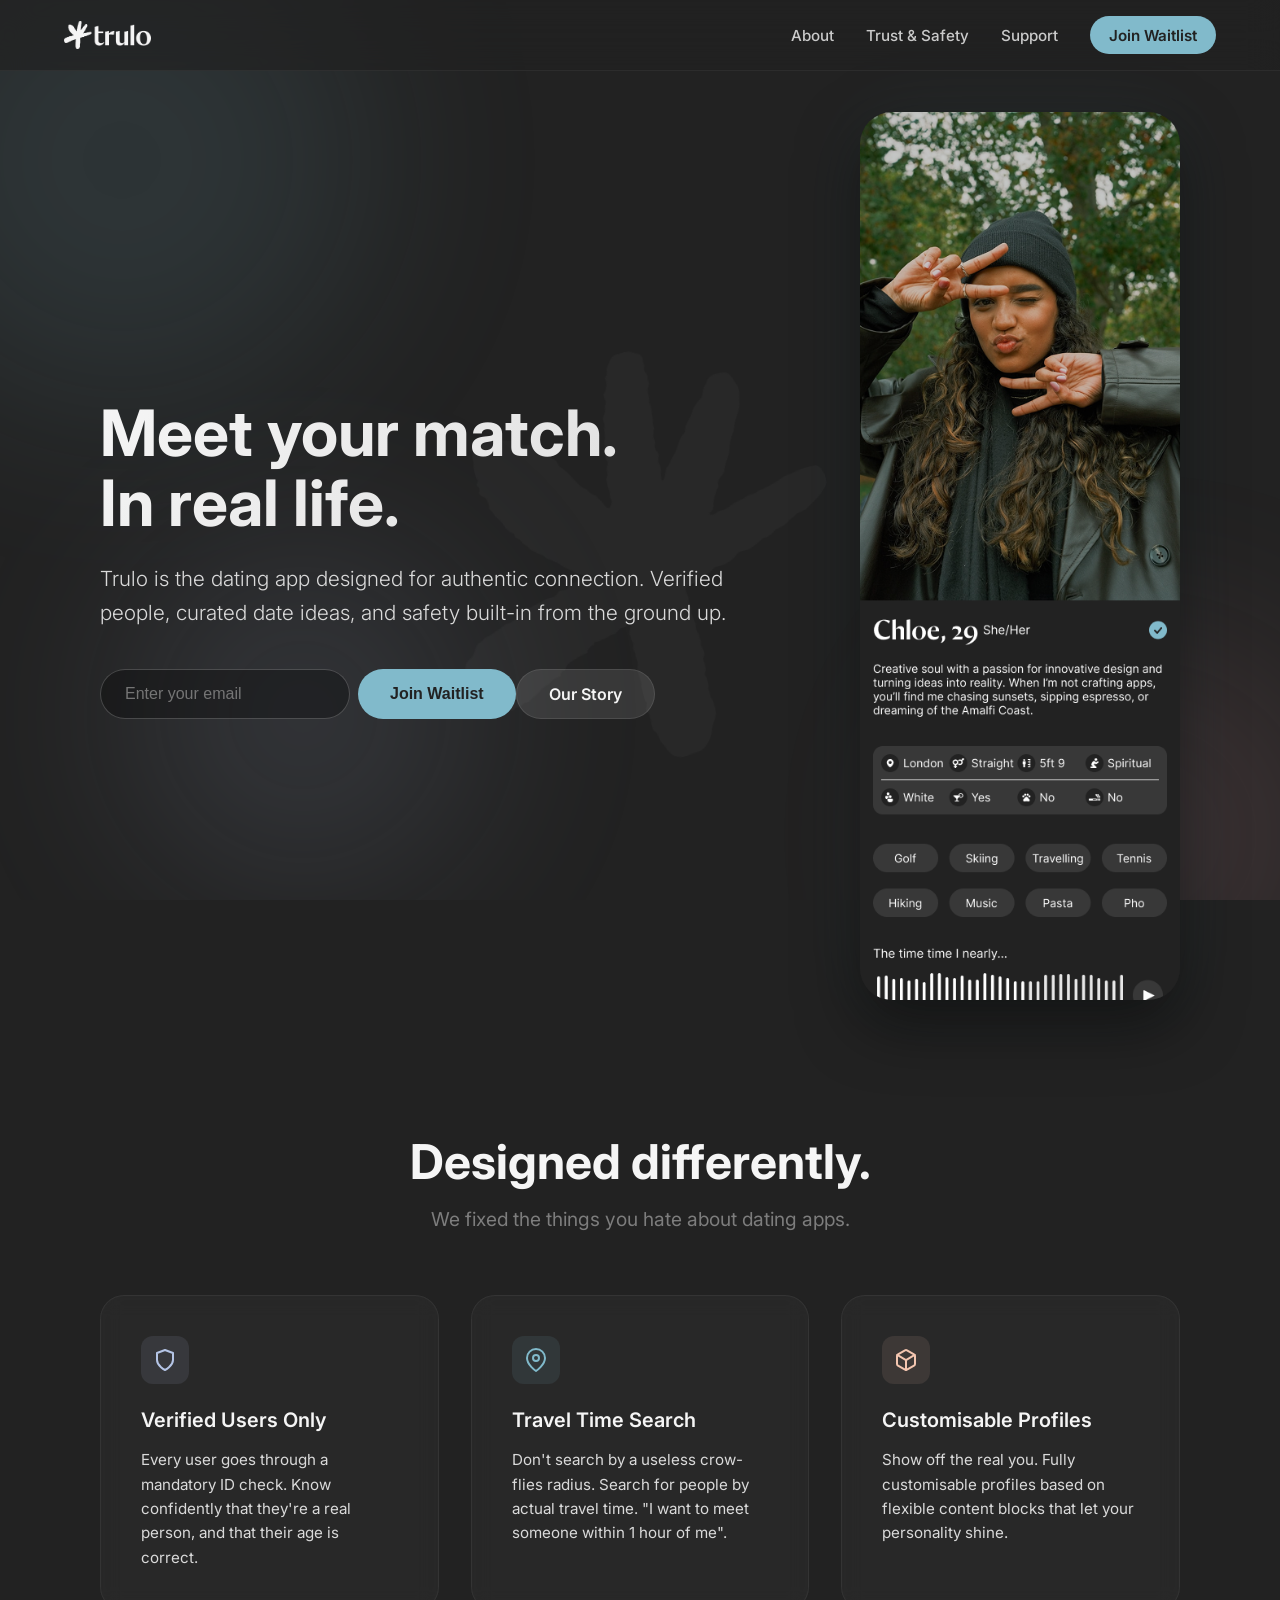
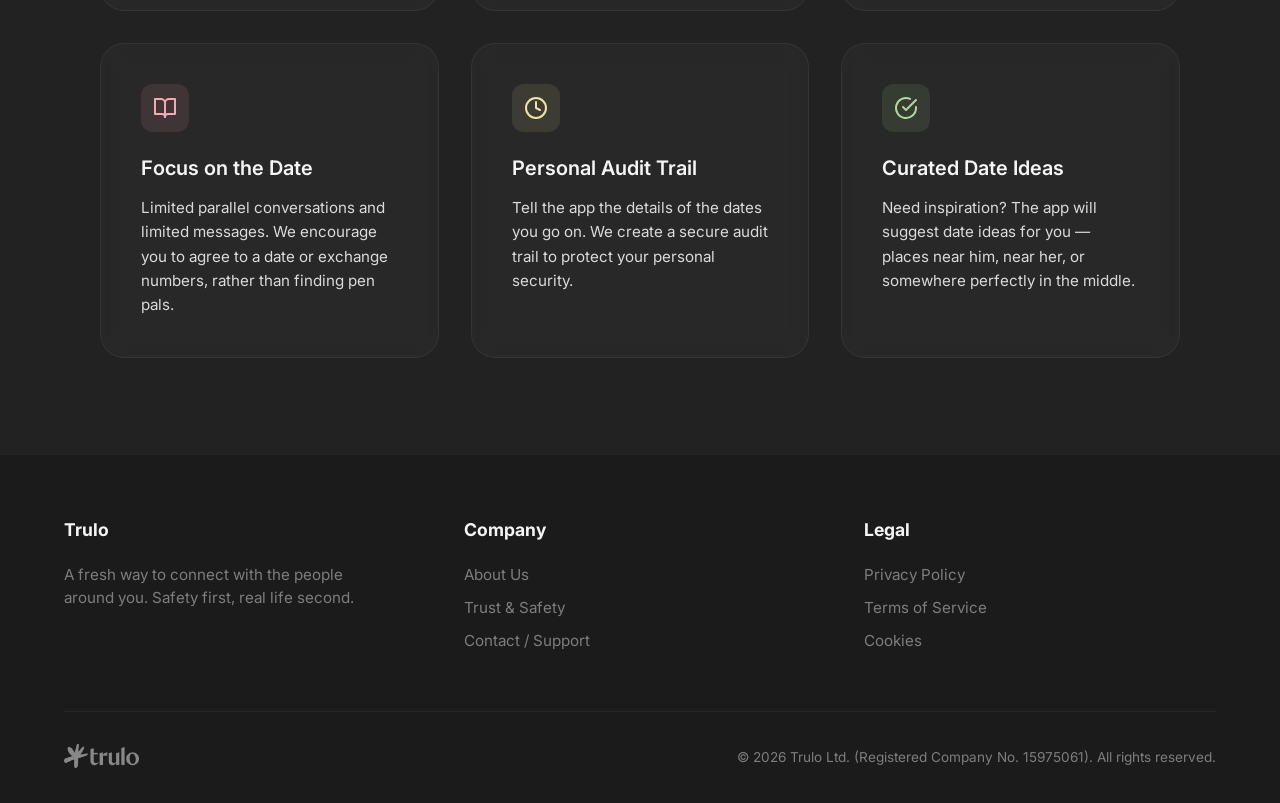
<file: index.html>
<!DOCTYPE html>
<html lang="en">

<head>
  <meta charset="UTF-8">
  <meta name="viewport" content="width=device-width, initial-scale=1.0">
  <title>Trulo — A fresh way to connect</title>
  <meta name="description"
    content="Trulo is a dating app focused on real people, real life, and safety. Find someone near you.">
  <meta name="theme-color" content="#222222">
  <link rel="preconnect" href="https://fonts.googleapis.com">
  <link rel="preconnect" href="https://fonts.gstatic.com" crossorigin>
  <link href="https://fonts.googleapis.com/css2?family=Inter:wght@300;400;500;600;700&display=swap" rel="stylesheet">
  <link rel="stylesheet" href="styles.css">
</head>

<body>
  <div class="background-blobs">
    <div class="blob blob-1"></div>
    <div class="blob blob-2"></div>
    <div class="blob blob-3"></div>
  </div>

  <nav class="nav">
    <a href="index.html" class="nav-logo">
      <img src="assets/logo_large.png" alt="Trulo">
    </a>
    <div class="nav-links">
      <a href="about.html">About</a>
      <a href="safety.html">Trust & Safety</a>
      <a href="contact.html">Support</a>
      <a href="#" class="nav-cta">Join Waitlist</a>
    </div>
  </nav>

  <main>
    <section class="hero">
      <img class="hero-mark" src="assets/mark_large.png" alt="" aria-hidden="true">
      <div class="hero-split">
        <div class="hero-content">
          <h1 class="hero-title">Meet your match.<br>In real life.</h1>
          <p class="hero-subtitle">
            Trulo is the dating app designed for authentic connection. Verified people, curated date ideas, and safety
            built-in from the ground up.
          </p>
          <div class="hero-cta"
            style="display: flex; gap: 1rem; align-items: center; flex-wrap: wrap;">
            <!-- A simple form that works on static hosts (like GitHub pages) using a service like Formspree, Netlify Forms, or getform.io -->
            <form action="https://formspree.io/f/xojnrwyz" method="POST"
              style="display: flex; gap: 0.5rem; max-width: 400px; flex: 1;">
              <input type="email" name="email" placeholder="Enter your email" required
                style="flex: 1; padding: 0 1.5rem; border-radius: 100px; border: 1px solid rgba(255,255,255,0.2); background: rgba(0,0,0,0.3); color: white; font-size: 1rem; outline: none; height: 50px; line-height: 50px;">
              <button type="submit" class="btn btn-primary"
                style="height: 50px; display: flex; align-items: center; justify-content: center; flex-shrink: 0;">Join
                Waitlist</button>
            </form>
            <a href="about.html" class="btn btn-secondary"
              style="height: 50px; display: inline-flex; align-items: center; justify-content: center; flex-shrink: 0;">Our
              Story</a>
          </div>
        </div>
        <div class="hero-phone">
          <img src="assets/phone_mockup.png" alt="Trulo app profile screen">
        </div>
      </div>
    </section>

    <section id="features" class="features">
      <div class="section-header">
        <h2 class="section-title">Designed differently.</h2>
        <p class="section-subtitle">We fixed the things you hate about dating apps.</p>
      </div>

      <div class="features-grid">
        <div class="feature-card">
          <div class="feature-icon icon-blue">
            <svg width="24" height="24" viewBox="0 0 24 24" fill="none" stroke="currentColor" stroke-width="2"
              stroke-linecap="round" stroke-linejoin="round">
              <path d="M12 22s8-4 8-10V5l-8-3-8 3v7c0 6 8 10 8 10z"></path>
            </svg>
          </div>
          <h3 class="feature-title">Verified Users Only</h3>
          <p class="feature-text">Every user goes through a mandatory ID check. Know confidently that they're a real
            person, and that their age is correct.</p>
        </div>

        <div class="feature-card">
          <div class="feature-icon icon-turquoise">
            <svg width="24" height="24" viewBox="0 0 24 24" fill="none" stroke="currentColor" stroke-width="2"
              stroke-linecap="round" stroke-linejoin="round">
              <path d="M21 10c0 7-9 13-9 13s-9-6-9-13a9 9 0 0 1 18 0z"></path>
              <circle cx="12" cy="10" r="3"></circle>
            </svg>
          </div>
          <h3 class="feature-title">Travel Time Search</h3>
          <p class="feature-text">Don't search by a useless crow-flies radius. Search for people by actual travel time.
            "I want to meet someone within 1 hour of me".</p>
        </div>

        <div class="feature-card">
          <div class="feature-icon icon-orange">
            <svg width="24" height="24" viewBox="0 0 24 24" fill="none" stroke="currentColor" stroke-width="2"
              stroke-linecap="round" stroke-linejoin="round">
              <path
                d="M21 16V8a2 2 0 0 0-1-1.73l-7-4a2 2 0 0 0-2 0l-7 4A2 2 0 0 0 3 8v8a2 2 0 0 0 1 1.73l7 4a2 2 0 0 0 2 0l7-4A2 2 0 0 0 21 16z">
              </path>
              <polyline points="3.27 6.96 12 12.01 20.73 6.96"></polyline>
              <line x1="12" y1="22.08" x2="12" y2="12"></line>
            </svg>
          </div>
          <h3 class="feature-title">Customisable Profiles</h3>
          <p class="feature-text">Show off the real you. Fully customisable profiles based on flexible content blocks
            that let your personality shine.</p>
        </div>

        <div class="feature-card">
          <div class="feature-icon icon-red">
            <svg width="24" height="24" viewBox="0 0 24 24" fill="none" stroke="currentColor" stroke-width="2"
              stroke-linecap="round" stroke-linejoin="round">
              <path d="M2 3h6a4 4 0 0 1 4 4v14a3 3 0 0 0-3-3H2z"></path>
              <path d="M22 3h-6a4 4 0 0 0-4 4v14a3 3 0 0 1 3-3h7z"></path>
            </svg>
          </div>
          <h3 class="feature-title">Focus on the Date</h3>
          <p class="feature-text">Limited parallel conversations and limited messages. We encourage you to agree to a
            date or exchange numbers, rather than finding pen pals.</p>
        </div>

        <div class="feature-card">
          <div class="feature-icon icon-yellow">
            <svg width="24" height="24" viewBox="0 0 24 24" fill="none" stroke="currentColor" stroke-width="2"
              stroke-linecap="round" stroke-linejoin="round">
              <circle cx="12" cy="12" r="10"></circle>
              <polyline points="12 6 12 12 16 14"></polyline>
            </svg>
          </div>
          <h3 class="feature-title">Personal Audit Trail</h3>
          <p class="feature-text">Tell the app the details of the dates you go on. We create a secure audit trail to
            protect your personal security.</p>
        </div>

        <div class="feature-card">
          <div class="feature-icon icon-green">
            <svg width="24" height="24" viewBox="0 0 24 24" fill="none" stroke="currentColor" stroke-width="2"
              stroke-linecap="round" stroke-linejoin="round">
              <path d="M22 11.08V12a10 10 0 1 1-5.93-9.14"></path>
              <polyline points="22 4 12 14.01 9 11.01"></polyline>
            </svg>
          </div>
          <h3 class="feature-title">Curated Date Ideas</h3>
          <p class="feature-text">Need inspiration? The app will suggest date ideas for you — places near him, near her,
            or somewhere perfectly in the middle.</p>
        </div>
      </div>
    </section>
  </main>

  <footer class="footer">
    <div class="footer-content">
      <div class="footer-col">
        <h4>Trulo</h4>
        <p style="color: var(--mid-grey); font-size: 0.95rem; line-height: 1.5; padding-right: 2rem;">
          A fresh way to connect with the people around you. Safety first, real life second.
        </p>
      </div>
      <div class="footer-col">
        <h4>Company</h4>
        <ul>
          <li><a href="about.html">About Us</a></li>
          <li><a href="safety.html">Trust & Safety</a></li>
          <li><a href="contact.html">Contact / Support</a></li>
        </ul>
      </div>
      <div class="footer-col">
        <h4>Legal</h4>
        <ul>
          <li><a href="privacy.html">Privacy Policy</a></li>
          <li><a href="terms.html">Terms of Service</a></li>
          <li><a href="cookies.html">Cookies</a></li>
        </ul>
      </div>
    </div>
    <div class="footer-bottom">
      <div class="footer-logo">
        <a href="index.html"><img src="assets/logo_large.png" alt="Trulo Logo"></a>
      </div>
      <div class="footer-copyright">
        &copy; 2026 Trulo Ltd. (Registered Company No. 15975061). All rights reserved.
      </div>
    </div>
  </footer>
</body>

</html>
</file>
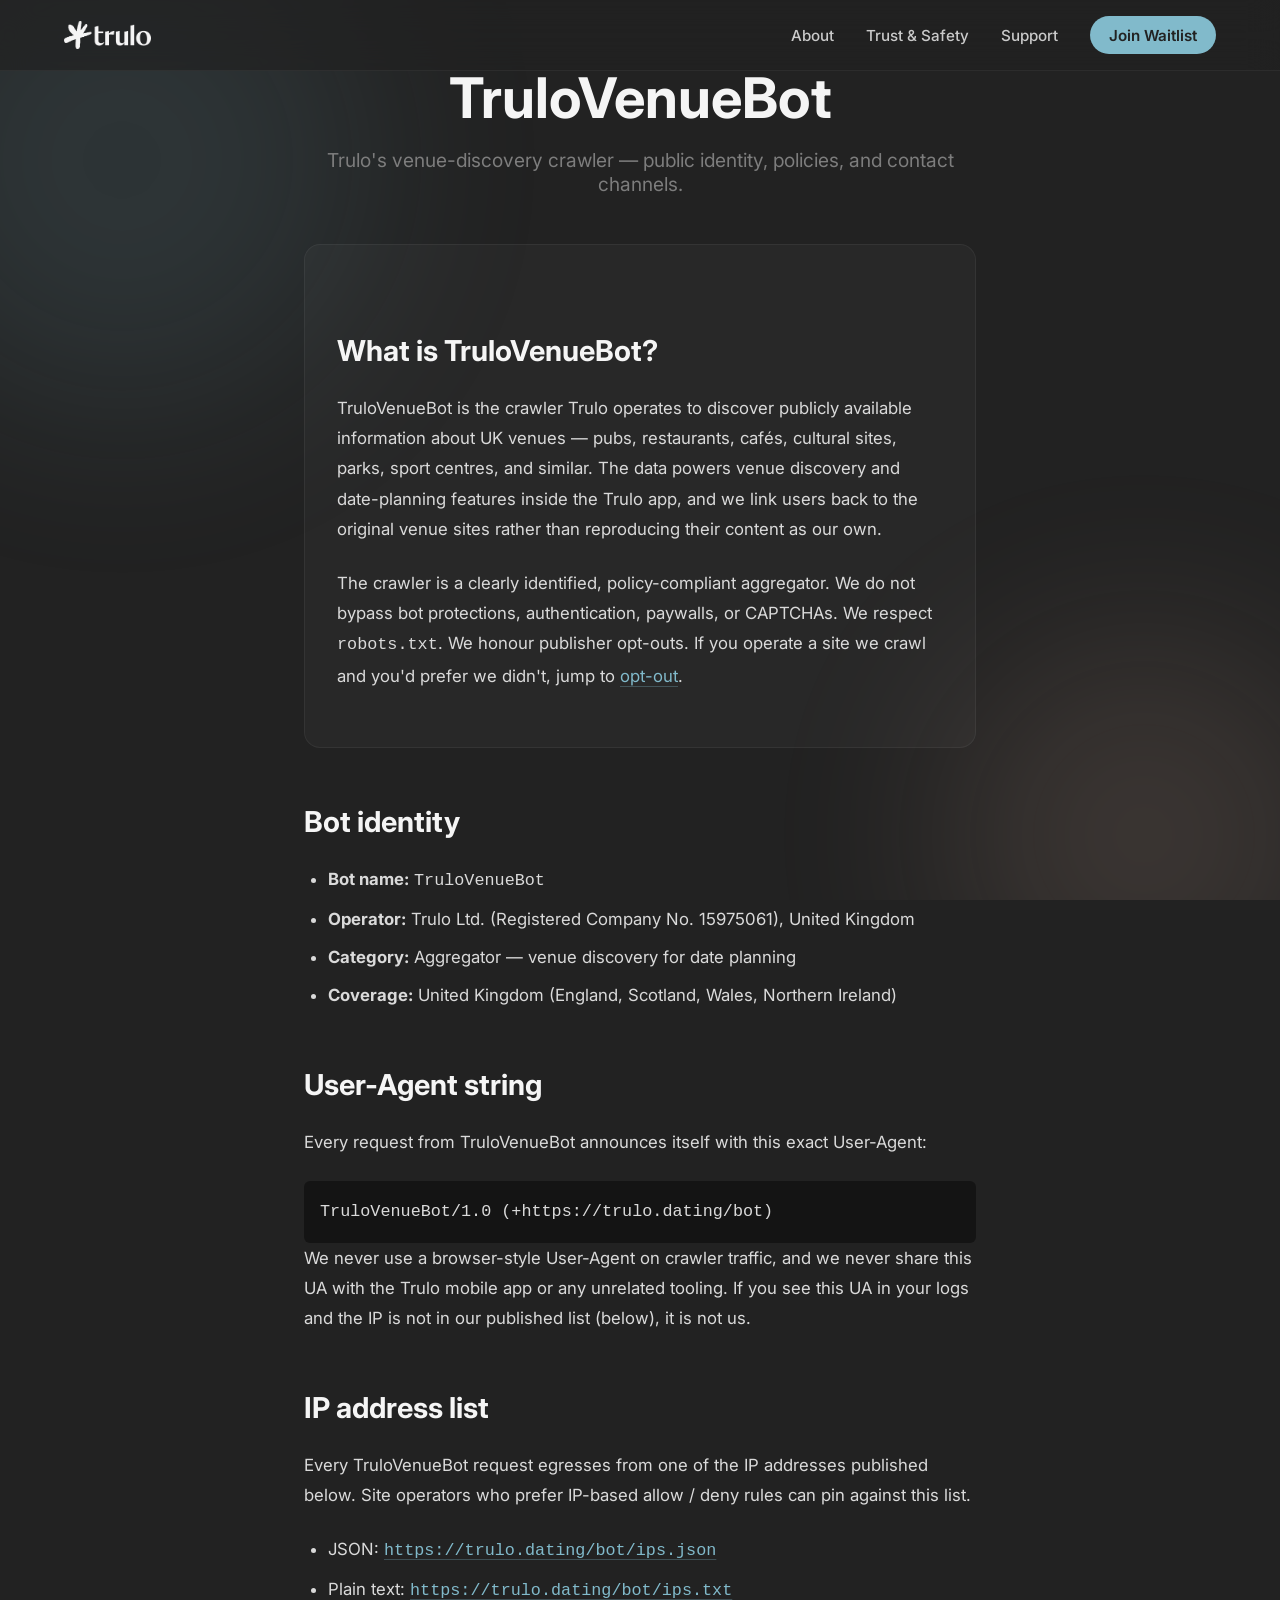
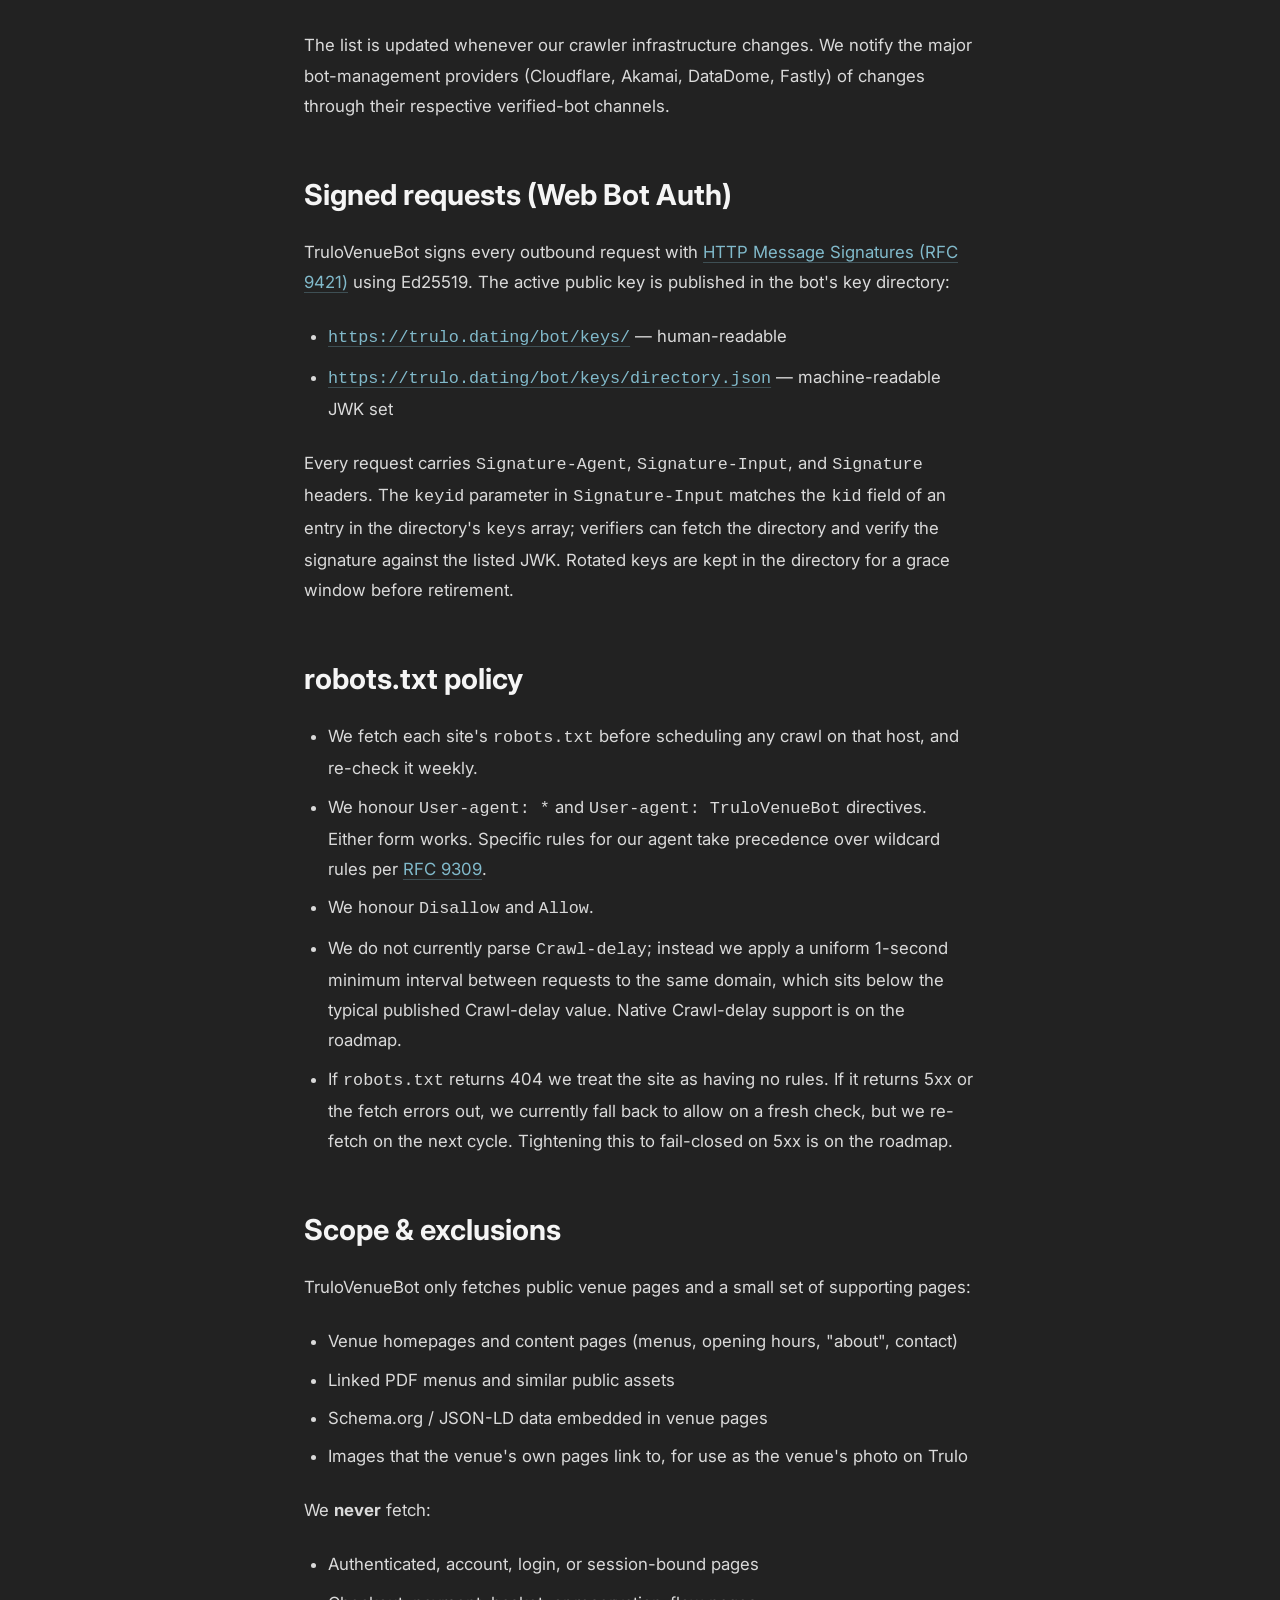
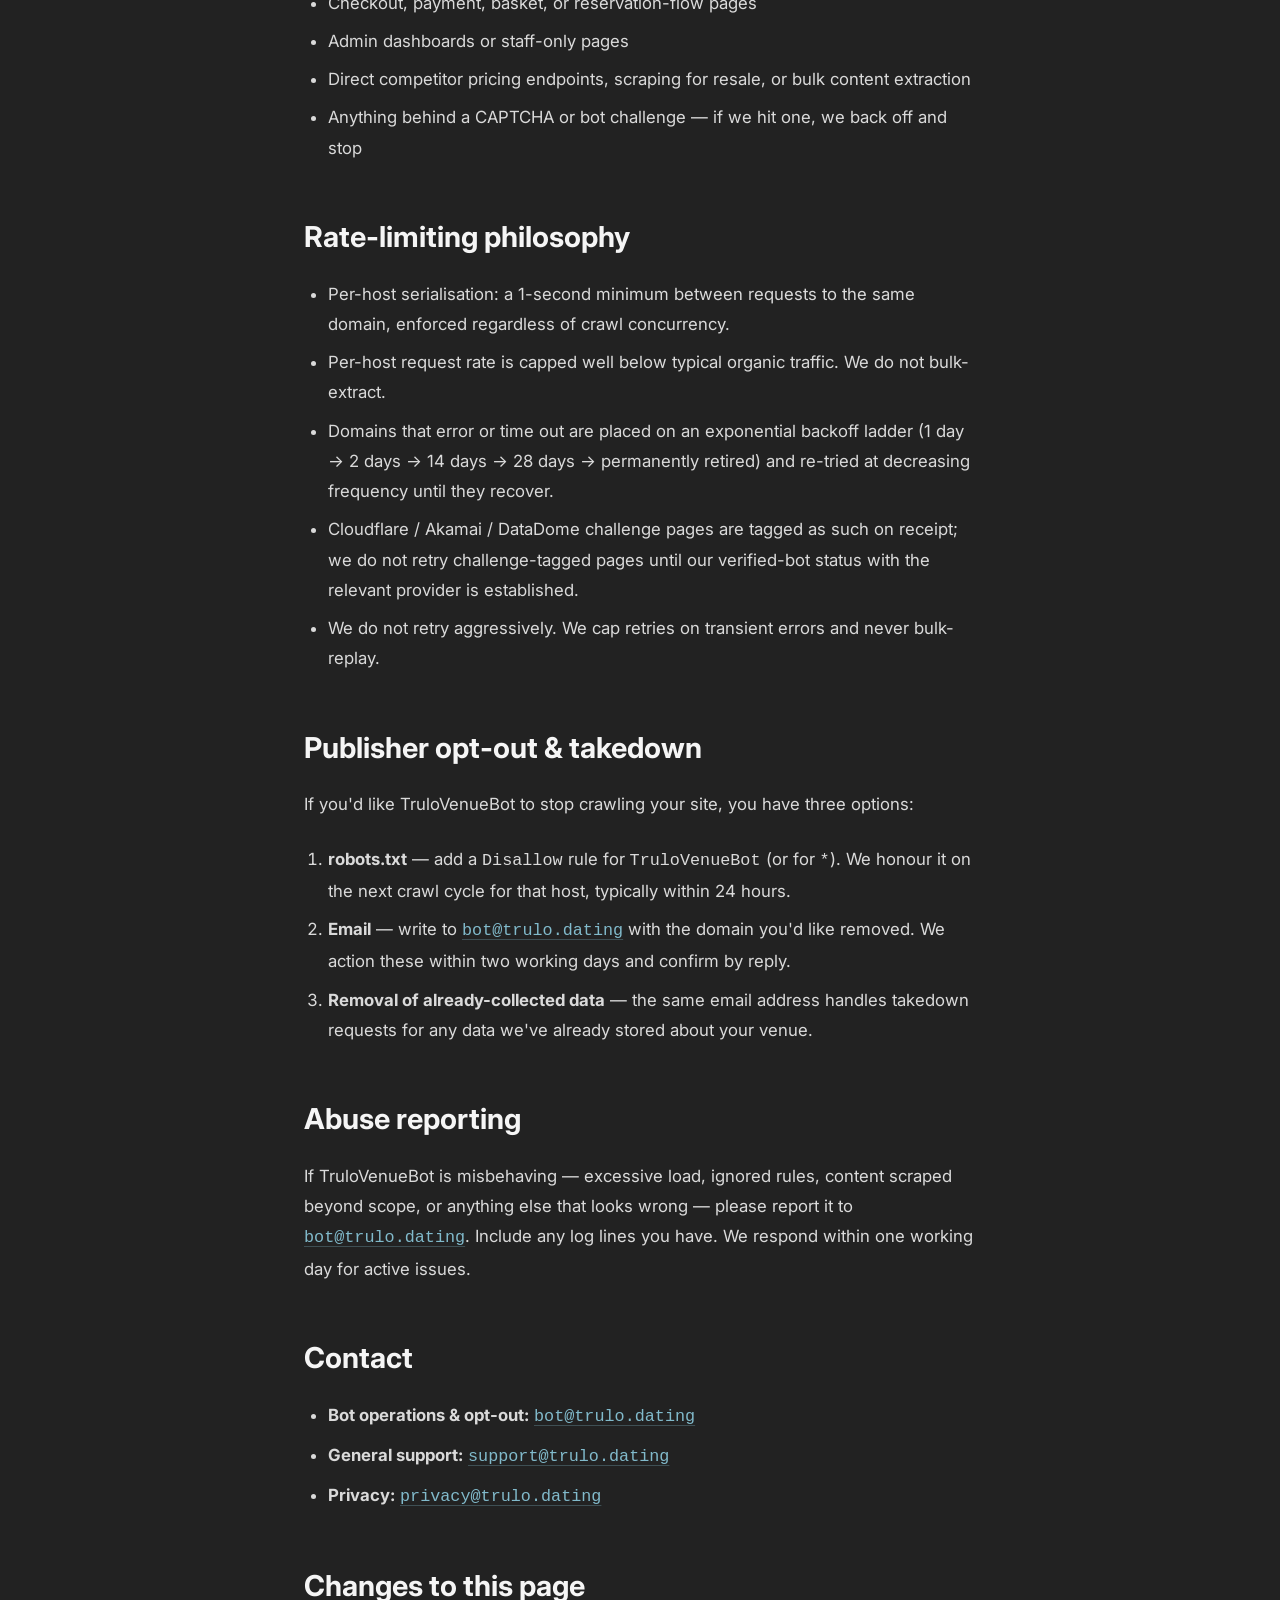
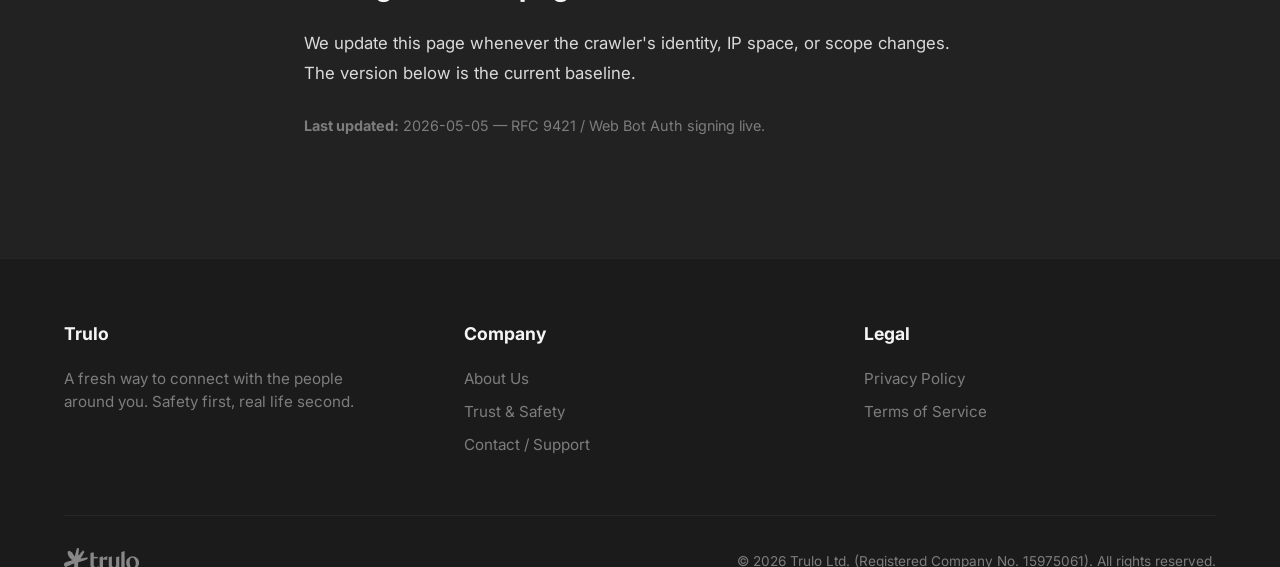
<file: bot/index.html>
<!DOCTYPE html>
<html lang="en">

<head>
  <meta charset="UTF-8">
  <meta name="viewport" content="width=device-width, initial-scale=1.0">
  <title>TruloVenueBot | Trulo</title>
  <meta name="description"
    content="Public documentation for TruloVenueBot — Trulo's venue-discovery crawler. Bot identity, contact channels, robots.txt policy, opt-out process.">
  <meta name="theme-color" content="#222222">
  <link rel="preconnect" href="https://fonts.googleapis.com">
  <link rel="preconnect" href="https://fonts.gstatic.com" crossorigin>
  <link href="https://fonts.googleapis.com/css2?family=Inter:wght@300;400;500;600;700&display=swap" rel="stylesheet">
  <link rel="stylesheet" href="../styles.css">
</head>

<body>
  <div class="background-blobs">
    <div class="blob blob-1"></div>
    <div class="blob blob-2" style="background: var(--orange-light);"></div>
  </div>

  <nav class="nav">
    <a href="../index.html" class="nav-logo">
      <img src="../assets/logo_large.png" alt="Trulo">
    </a>
    <div class="nav-links">
      <a href="../about.html">About</a>
      <a href="../safety.html">Trust &amp; Safety</a>
      <a href="../contact.html">Support</a>
      <a href="#" class="nav-cta">Join Waitlist</a>
    </div>
  </nav>

  <main class="page-container">
    <header class="page-header">
      <h1 class="page-title">TruloVenueBot</h1>
      <p class="page-subtitle">Trulo's venue-discovery crawler — public identity, policies, and contact channels.</p>
    </header>

    <div class="prose">

      <div class="prose-panel">
        <h2>What is TruloVenueBot?</h2>
        <p>
          TruloVenueBot is the crawler Trulo operates to discover publicly available information about UK venues —
          pubs, restaurants, cafés, cultural sites, parks, sport centres, and similar. The data powers venue
          discovery and date-planning features inside the Trulo app, and we link users back to the original venue
          sites rather than reproducing their content as our own.
        </p>
        <p>
          The crawler is a clearly identified, policy-compliant aggregator. We do not bypass bot protections,
          authentication, paywalls, or CAPTCHAs. We respect <code>robots.txt</code>. We honour publisher opt-outs.
          If you operate a site we crawl and you'd prefer we didn't, jump to <a href="#opt-out">opt-out</a>.
        </p>
      </div>

      <h2 id="identity">Bot identity</h2>
      <ul>
        <li><strong>Bot name:</strong> <code>TruloVenueBot</code></li>
        <li><strong>Operator:</strong> Trulo Ltd. (Registered Company No. 15975061), United Kingdom</li>
        <li><strong>Category:</strong> Aggregator — venue discovery for date planning</li>
        <li><strong>Coverage:</strong> United Kingdom (England, Scotland, Wales, Northern Ireland)</li>
      </ul>

      <h2 id="user-agent">User-Agent string</h2>
      <p>Every request from TruloVenueBot announces itself with this exact User-Agent:</p>
      <pre style="background: rgba(0,0,0,0.4); padding: 1rem; border-radius: 6px; overflow-x: auto;"><code>TruloVenueBot/1.0 (+https://trulo.dating/bot)</code></pre>
      <p>
        We never use a browser-style User-Agent on crawler traffic, and we never share this UA with the Trulo
        mobile app or any unrelated tooling. If you see this UA in your logs and the IP is not in our published
        list (below), it is not us.
      </p>

      <h2 id="ip-list">IP address list</h2>
      <p>
        Every TruloVenueBot request egresses from one of the IP addresses published below. Site operators who
        prefer IP-based allow / deny rules can pin against this list.
      </p>
      <ul>
        <li>JSON: <a href="ips.json"><code>https://trulo.dating/bot/ips.json</code></a></li>
        <li>Plain text: <a href="ips.txt"><code>https://trulo.dating/bot/ips.txt</code></a></li>
      </ul>
      <p>
        The list is updated whenever our crawler infrastructure changes. We notify the major bot-management
        providers (Cloudflare, Akamai, DataDome, Fastly) of changes through their respective verified-bot
        channels.
      </p>

      <h2 id="signed-requests">Signed requests (Web Bot Auth)</h2>
      <p>
        TruloVenueBot signs every outbound request with
        <a href="https://datatracker.ietf.org/doc/html/rfc9421">HTTP Message Signatures (RFC 9421)</a> using
        Ed25519. The active public key is published in the bot's key directory:
      </p>
      <ul>
        <li><a href="keys/"><code>https://trulo.dating/bot/keys/</code></a> — human-readable</li>
        <li><a href="keys/directory.json"><code>https://trulo.dating/bot/keys/directory.json</code></a> —
          machine-readable JWK set</li>
      </ul>
      <p>
        Every request carries <code>Signature-Agent</code>, <code>Signature-Input</code>, and
        <code>Signature</code> headers. The <code>keyid</code> parameter in <code>Signature-Input</code>
        matches the <code>kid</code> field of an entry in the directory's <code>keys</code> array;
        verifiers can fetch the directory and verify the signature against the listed JWK. Rotated keys
        are kept in the directory for a grace window before retirement.
      </p>

      <h2 id="robots">robots.txt policy</h2>
      <ul>
        <li>We fetch each site's <code>robots.txt</code> before scheduling any crawl on that host, and re-check it
          weekly.</li>
        <li>We honour <code>User-agent: *</code> and <code>User-agent: TruloVenueBot</code> directives. Either form
          works. Specific rules for our agent take precedence over wildcard rules per
          <a href="https://datatracker.ietf.org/doc/html/rfc9309">RFC 9309</a>.</li>
        <li>We honour <code>Disallow</code> and <code>Allow</code>.</li>
        <li>We do not currently parse <code>Crawl-delay</code>; instead we apply a uniform 1-second minimum
          interval between requests to the same domain, which sits below the typical published Crawl-delay value.
          Native Crawl-delay support is on the roadmap.</li>
        <li>If <code>robots.txt</code> returns 404 we treat the site as having no rules. If it returns 5xx or the
          fetch errors out, we currently fall back to allow on a fresh check, but we re-fetch on the next cycle.
          Tightening this to fail-closed on 5xx is on the roadmap.</li>
      </ul>

      <h2 id="scope">Scope &amp; exclusions</h2>
      <p>TruloVenueBot only fetches public venue pages and a small set of supporting pages:</p>
      <ul>
        <li>Venue homepages and content pages (menus, opening hours, "about", contact)</li>
        <li>Linked PDF menus and similar public assets</li>
        <li>Schema.org / JSON-LD data embedded in venue pages</li>
        <li>Images that the venue's own pages link to, for use as the venue's photo on Trulo</li>
      </ul>
      <p>We <strong>never</strong> fetch:</p>
      <ul>
        <li>Authenticated, account, login, or session-bound pages</li>
        <li>Checkout, payment, basket, or reservation-flow pages</li>
        <li>Admin dashboards or staff-only pages</li>
        <li>Direct competitor pricing endpoints, scraping for resale, or bulk content extraction</li>
        <li>Anything behind a CAPTCHA or bot challenge — if we hit one, we back off and stop</li>
      </ul>

      <h2 id="rate-limits">Rate-limiting philosophy</h2>
      <ul>
        <li>Per-host serialisation: a 1-second minimum between requests to the same domain, enforced regardless
          of crawl concurrency.</li>
        <li>Per-host request rate is capped well below typical organic traffic. We do not bulk-extract.</li>
        <li>Domains that error or time out are placed on an exponential backoff ladder
          (1 day → 2 days → 14 days → 28 days → permanently retired) and re-tried at decreasing frequency
          until they recover.</li>
        <li>Cloudflare / Akamai / DataDome challenge pages are tagged as such on receipt; we do not retry
          challenge-tagged pages until our verified-bot status with the relevant provider is established.</li>
        <li>We do not retry aggressively. We cap retries on transient errors and never bulk-replay.</li>
      </ul>

      <h2 id="opt-out">Publisher opt-out &amp; takedown</h2>
      <p>If you'd like TruloVenueBot to stop crawling your site, you have three options:</p>
      <ol>
        <li><strong>robots.txt</strong> — add a <code>Disallow</code> rule for <code>TruloVenueBot</code> (or for
          <code>*</code>). We honour it on the next crawl cycle for that host, typically within 24 hours.</li>
        <li><strong>Email</strong> — write to
          <a href="mailto:bot@trulo.dating"><code>bot@trulo.dating</code></a> with the domain you'd like removed.
          We action these within two working days and confirm by reply.</li>
        <li><strong>Removal of already-collected data</strong> — the same email address handles takedown requests
          for any data we've already stored about your venue.</li>
      </ol>

      <h2 id="abuse">Abuse reporting</h2>
      <p>
        If TruloVenueBot is misbehaving — excessive load, ignored rules, content scraped beyond scope, or anything
        else that looks wrong — please report it to
        <a href="mailto:bot@trulo.dating"><code>bot@trulo.dating</code></a>. Include any log lines you have. We
        respond within one working day for active issues.
      </p>

      <h2 id="contact">Contact</h2>
      <ul>
        <li><strong>Bot operations &amp; opt-out:</strong>
          <a href="mailto:bot@trulo.dating"><code>bot@trulo.dating</code></a></li>
        <li><strong>General support:</strong>
          <a href="mailto:support@trulo.dating"><code>support@trulo.dating</code></a></li>
        <li><strong>Privacy:</strong>
          <a href="mailto:privacy@trulo.dating"><code>privacy@trulo.dating</code></a></li>
      </ul>

      <h2 id="updates">Changes to this page</h2>
      <p>
        We update this page whenever the crawler's identity, IP space, or scope changes. The version below is the
        current baseline.
      </p>
      <p style="color: var(--mid-grey); font-size: 0.9rem;">
        <strong>Last updated:</strong> 2026-05-05 — RFC 9421 / Web Bot Auth signing live.
      </p>

    </div>
  </main>

  <footer class="footer">
    <div class="footer-content">
      <div class="footer-col">
        <h4>Trulo</h4>
        <p style="color: var(--mid-grey); font-size: 0.95rem; line-height: 1.5; padding-right: 2rem;">
          A fresh way to connect with the people around you. Safety first, real life second.
        </p>
      </div>
      <div class="footer-col">
        <h4>Company</h4>
        <ul>
          <li><a href="../about.html">About Us</a></li>
          <li><a href="../safety.html">Trust &amp; Safety</a></li>
          <li><a href="../contact.html">Contact / Support</a></li>
        </ul>
      </div>
      <div class="footer-col">
        <h4>Legal</h4>
        <ul>
          <li><a href="../privacy.html">Privacy Policy</a></li>
          <li><a href="../terms.html">Terms of Service</a></li>
        </ul>
      </div>
    </div>
    <div class="footer-bottom">
      <div class="footer-logo">
        <a href="../index.html"><img src="../assets/logo_large.png" alt="Trulo Logo"></a>
      </div>
      <div class="footer-copyright">
        &copy; 2026 Trulo Ltd. (Registered Company No. 15975061). All rights reserved.
      </div>
    </div>
  </footer>
</body>

</html>
</file>
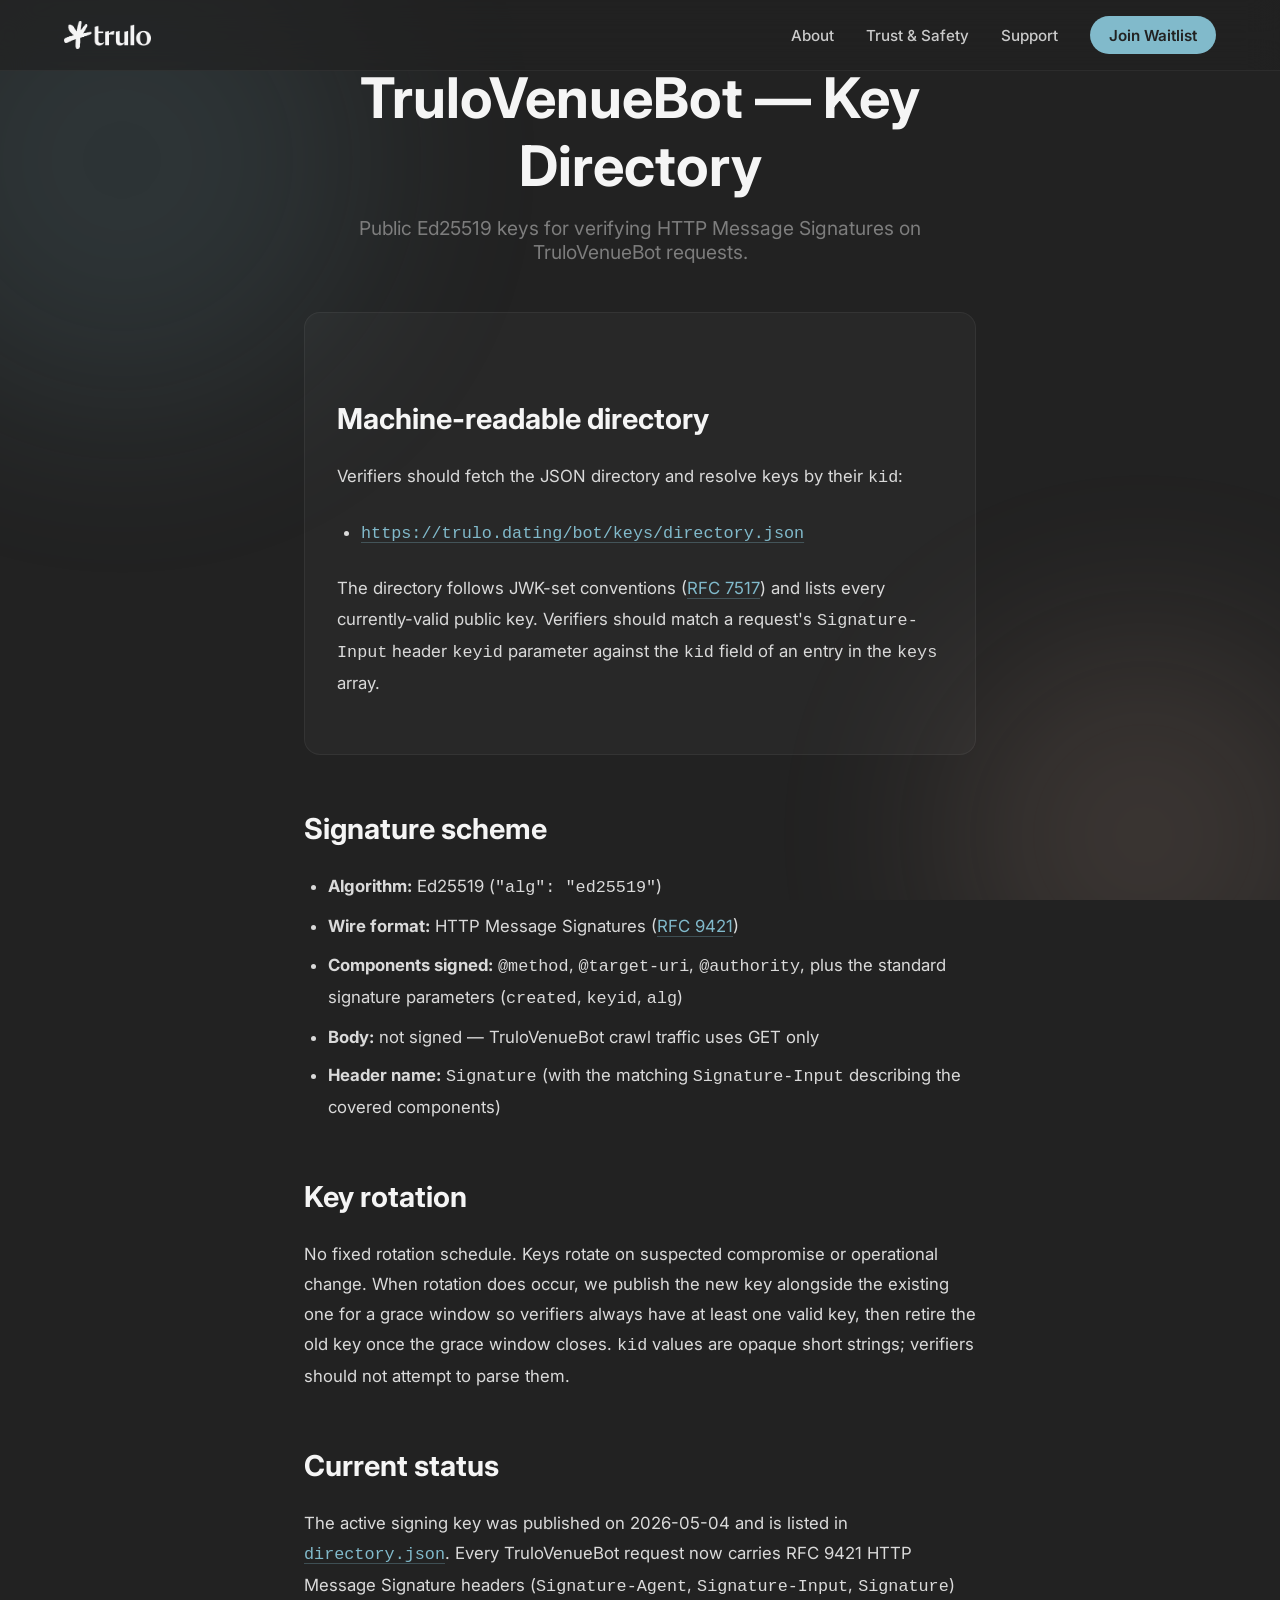
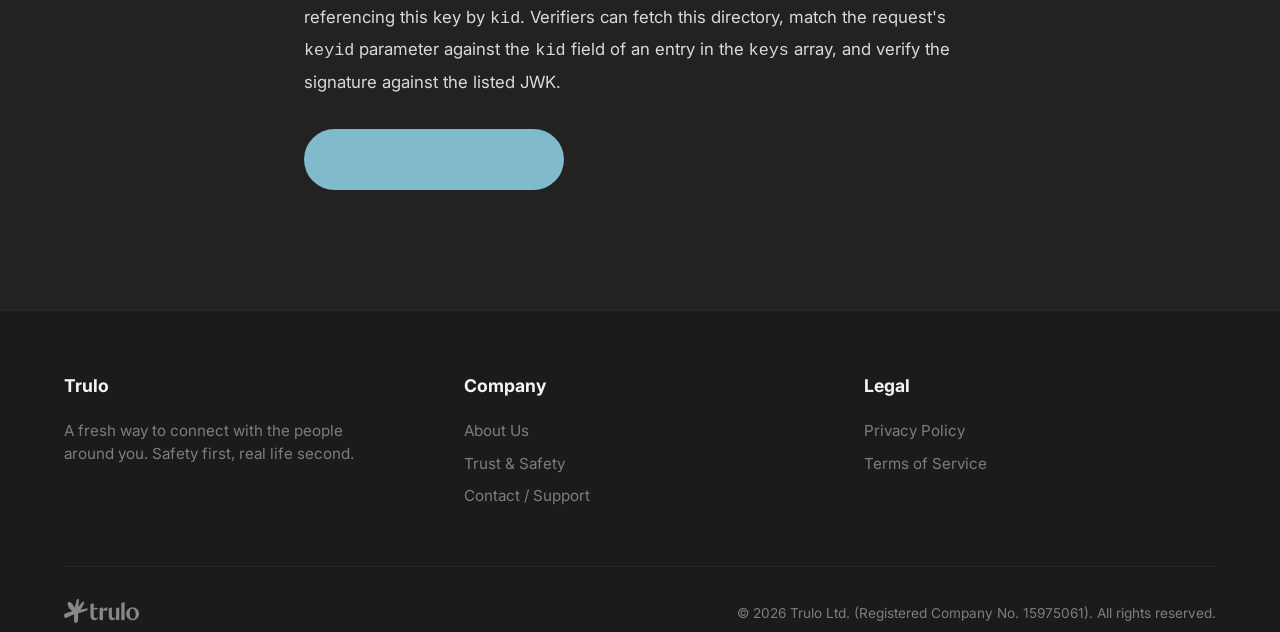
<file: bot/keys/index.html>
<!DOCTYPE html>
<html lang="en">

<head>
  <meta charset="UTF-8">
  <meta name="viewport" content="width=device-width, initial-scale=1.0">
  <title>TruloVenueBot — Key Directory | Trulo</title>
  <meta name="description" content="Public key directory for TruloVenueBot — Ed25519 keys used for HTTP Message Signature verification.">
  <meta name="theme-color" content="#222222">
  <link rel="preconnect" href="https://fonts.googleapis.com">
  <link rel="preconnect" href="https://fonts.gstatic.com" crossorigin>
  <link href="https://fonts.googleapis.com/css2?family=Inter:wght@300;400;500;600;700&display=swap" rel="stylesheet">
  <link rel="stylesheet" href="../../styles.css">
</head>

<body>
  <div class="background-blobs">
    <div class="blob blob-1"></div>
    <div class="blob blob-2" style="background: var(--orange-light);"></div>
  </div>

  <nav class="nav">
    <a href="../../index.html" class="nav-logo">
      <img src="../../assets/logo_large.png" alt="Trulo">
    </a>
    <div class="nav-links">
      <a href="../../about.html">About</a>
      <a href="../../safety.html">Trust &amp; Safety</a>
      <a href="../../contact.html">Support</a>
      <a href="#" class="nav-cta">Join Waitlist</a>
    </div>
  </nav>

  <main class="page-container">
    <header class="page-header">
      <h1 class="page-title">TruloVenueBot — Key Directory</h1>
      <p class="page-subtitle">Public Ed25519 keys for verifying HTTP Message Signatures on TruloVenueBot requests.</p>
    </header>

    <div class="prose">
      <div class="prose-panel">
        <h2>Machine-readable directory</h2>
        <p>Verifiers should fetch the JSON directory and resolve keys by their <code>kid</code>:</p>
        <ul>
          <li><a href="directory.json"><code>https://trulo.dating/bot/keys/directory.json</code></a></li>
        </ul>
        <p>
          The directory follows JWK-set conventions
          (<a href="https://datatracker.ietf.org/doc/html/rfc7517">RFC 7517</a>) and lists every currently-valid
          public key. Verifiers should match a request's <code>Signature-Input</code> header <code>keyid</code>
          parameter against the <code>kid</code> field of an entry in the <code>keys</code> array.
        </p>
      </div>

      <h2>Signature scheme</h2>
      <ul>
        <li><strong>Algorithm:</strong> Ed25519 (<code>"alg": "ed25519"</code>)</li>
        <li><strong>Wire format:</strong> HTTP Message Signatures
          (<a href="https://datatracker.ietf.org/doc/html/rfc9421">RFC 9421</a>)</li>
        <li><strong>Components signed:</strong> <code>@method</code>, <code>@target-uri</code>,
          <code>@authority</code>, plus the standard signature parameters (<code>created</code>,
          <code>keyid</code>, <code>alg</code>)</li>
        <li><strong>Body:</strong> not signed — TruloVenueBot crawl traffic uses GET only</li>
        <li><strong>Header name:</strong> <code>Signature</code> (with the matching
          <code>Signature-Input</code> describing the covered components)</li>
      </ul>

      <h2>Key rotation</h2>
      <p>
        No fixed rotation schedule. Keys rotate on suspected compromise or operational change. When rotation
        does occur, we publish the new key alongside the existing one for a grace window so verifiers always
        have at least one valid key, then retire the old key once the grace window closes.
        <code>kid</code> values are opaque short strings; verifiers should not attempt to parse them.
      </p>

      <h2>Current status</h2>
      <p>
        The active signing key was published on 2026-05-04 and is listed in
        <a href="directory.json"><code>directory.json</code></a>. Every TruloVenueBot request now carries
        RFC 9421 HTTP Message Signature headers (<code>Signature-Agent</code>, <code>Signature-Input</code>,
        <code>Signature</code>) referencing this key by <code>kid</code>. Verifiers can fetch this directory,
        match the request's <code>keyid</code> parameter against the <code>kid</code> field of an entry in
        the <code>keys</code> array, and verify the signature against the listed JWK.
      </p>

      <p style="margin-top: 2rem;">
        <a href="../index.html" class="btn btn-primary" style="text-decoration: none;">← Back to TruloVenueBot</a>
      </p>
    </div>
  </main>

  <footer class="footer">
    <div class="footer-content">
      <div class="footer-col">
        <h4>Trulo</h4>
        <p style="color: var(--mid-grey); font-size: 0.95rem; line-height: 1.5; padding-right: 2rem;">
          A fresh way to connect with the people around you. Safety first, real life second.
        </p>
      </div>
      <div class="footer-col">
        <h4>Company</h4>
        <ul>
          <li><a href="../../about.html">About Us</a></li>
          <li><a href="../../safety.html">Trust &amp; Safety</a></li>
          <li><a href="../../contact.html">Contact / Support</a></li>
        </ul>
      </div>
      <div class="footer-col">
        <h4>Legal</h4>
        <ul>
          <li><a href="../../privacy.html">Privacy Policy</a></li>
          <li><a href="../../terms.html">Terms of Service</a></li>
        </ul>
      </div>
    </div>
    <div class="footer-bottom">
      <div class="footer-logo">
        <a href="../../index.html"><img src="../../assets/logo_large.png" alt="Trulo Logo"></a>
      </div>
      <div class="footer-copyright">
        &copy; 2026 Trulo Ltd. (Registered Company No. 15975061). All rights reserved.
      </div>
    </div>
  </footer>
</body>

</html>
</file>
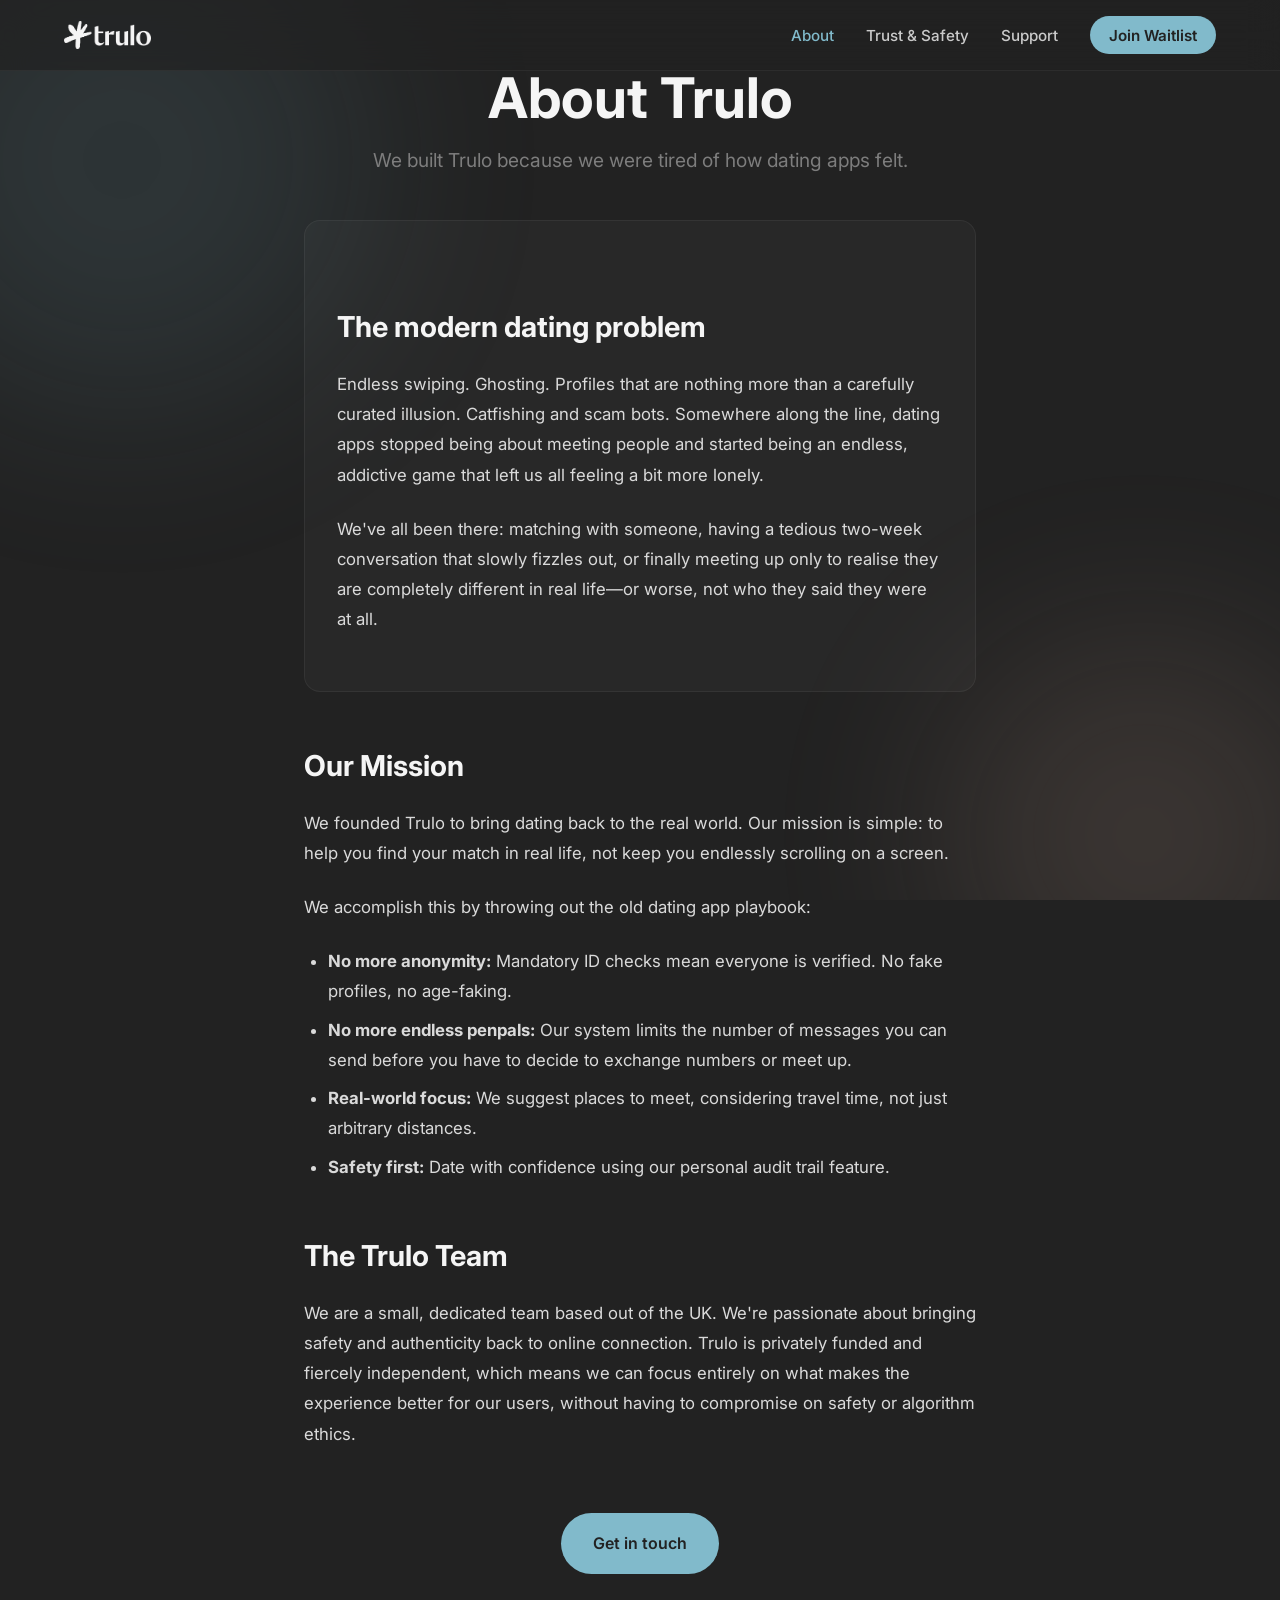
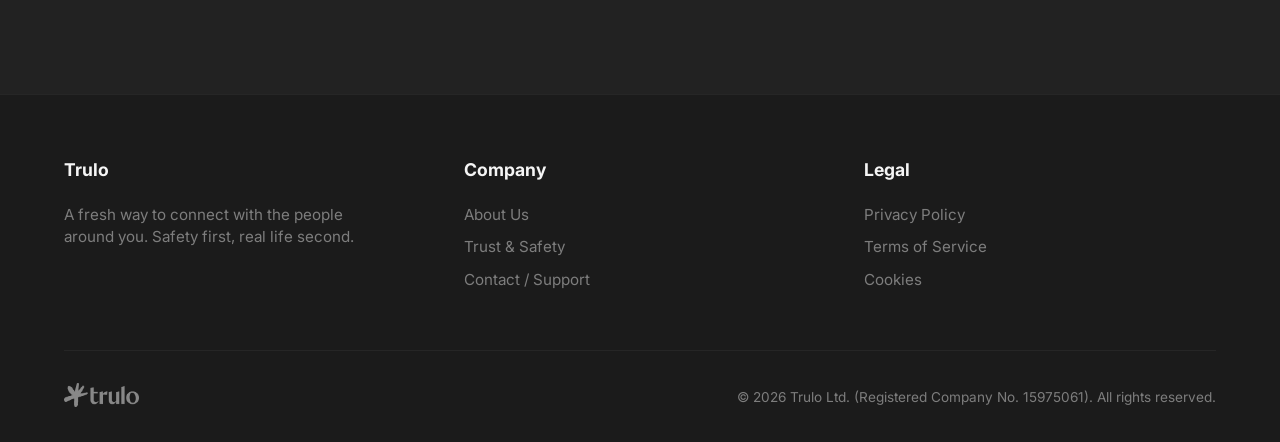
<file: about.html>
<!DOCTYPE html>
<html lang="en">

<head>
  <meta charset="UTF-8">
  <meta name="viewport" content="width=device-width, initial-scale=1.0">
  <title>About Us | Trulo</title>
  <meta name="description"
    content="The story behind Trulo. Solving modern dating fatigue by prioritising safety, authentic connections, and meeting IRL.">
  <meta name="theme-color" content="#222222">
  <link rel="preconnect" href="https://fonts.googleapis.com">
  <link rel="preconnect" href="https://fonts.gstatic.com" crossorigin>
  <link href="https://fonts.googleapis.com/css2?family=Inter:wght@300;400;500;600;700&display=swap" rel="stylesheet">
  <link rel="stylesheet" href="styles.css">
</head>

<body>
  <div class="background-blobs">
    <div class="blob blob-1"></div>
    <div class="blob blob-2" style="background: var(--orange-light);"></div>
  </div>

  <nav class="nav">
    <a href="index.html" class="nav-logo">
      <img src="assets/logo_large.png" alt="Trulo">
    </a>
    <div class="nav-links">
      <a href="about.html" class="active">About</a>
      <a href="safety.html">Trust & Safety</a>
      <a href="contact.html">Support</a>
      <a href="#" class="nav-cta">Join Waitlist</a>
    </div>
  </nav>

  <main class="page-container">
    <header class="page-header">
      <h1 class="page-title">About Trulo</h1>
      <p class="page-subtitle">We built Trulo because we were tired of how dating apps felt.</p>
    </header>

    <div class="prose">
      <div class="prose-panel">
        <h2>The modern dating problem</h2>
        <p>
          Endless swiping. Ghosting. Profiles that are nothing more than a carefully curated illusion. Catfishing and
          scam bots. Somewhere along the line, dating apps stopped being about meeting people and started being an
          endless, addictive game that left us all feeling a bit more lonely.
        </p>
        <p>
          We've all been there: matching with someone, having a tedious two-week conversation that slowly fizzles out,
          or finally meeting up only to realise they are completely different in real life—or worse, not who they said
          they were at all.
        </p>
      </div>

      <h2>Our Mission</h2>
      <p>
        We founded Trulo to bring dating back to the real world. Our mission is simple: to help you find your match in
        real life, not keep you endlessly scrolling on a screen.
      </p>
      <p>
        We accomplish this by throwing out the old dating app playbook:
      </p>
      <ul>
        <li><strong>No more anonymity:</strong> Mandatory ID checks mean everyone is verified. No fake profiles, no
          age-faking.</li>
        <li><strong>No more endless penpals:</strong> Our system limits the number of messages you can send before you
          have to decide to exchange numbers or meet up.</li>
        <li><strong>Real-world focus:</strong> We suggest places to meet, considering travel time, not just arbitrary
          distances.</li>
        <li><strong>Safety first:</strong> Date with confidence using our personal audit trail feature.</li>
      </ul>

      <h2>The Trulo Team</h2>
      <p>
        We are a small, dedicated team based out of the UK. We're passionate about bringing safety and authenticity back
        to online connection. Trulo is privately funded and fiercely independent, which means we can focus entirely on
        what makes the experience better for our users, without having to compromise on safety or algorithm ethics.
      </p>

      <p style="text-align: center; margin-top: 4rem;">
        <a href="contact.html" class="btn btn-primary" style="color: var(--black); text-decoration: none;">Get in
          touch</a>
      </p>
    </div>
  </main>

  <footer class="footer">
    <div class="footer-content">
      <div class="footer-col">
        <h4>Trulo</h4>
        <p style="color: var(--mid-grey); font-size: 0.95rem; line-height: 1.5; padding-right: 2rem;">
          A fresh way to connect with the people around you. Safety first, real life second.
        </p>
      </div>
      <div class="footer-col">
        <h4>Company</h4>
        <ul>
          <li><a href="about.html">About Us</a></li>
          <li><a href="safety.html">Trust & Safety</a></li>
          <li><a href="contact.html">Contact / Support</a></li>
        </ul>
      </div>
      <div class="footer-col">
        <h4>Legal</h4>
        <ul>
          <li><a href="privacy.html">Privacy Policy</a></li>
          <li><a href="terms.html">Terms of Service</a></li>
          <li><a href="cookies.html">Cookies</a></li>
        </ul>
      </div>
    </div>
    <div class="footer-bottom">
      <div class="footer-logo">
        <a href="index.html"><img src="assets/logo_large.png" alt="Trulo Logo"></a>
      </div>
      <div class="footer-copyright">
        &copy; 2026 Trulo Ltd. (Registered Company No. 15975061). All rights reserved.
      </div>
    </div>
  </footer>
</body>

</html>
</file>
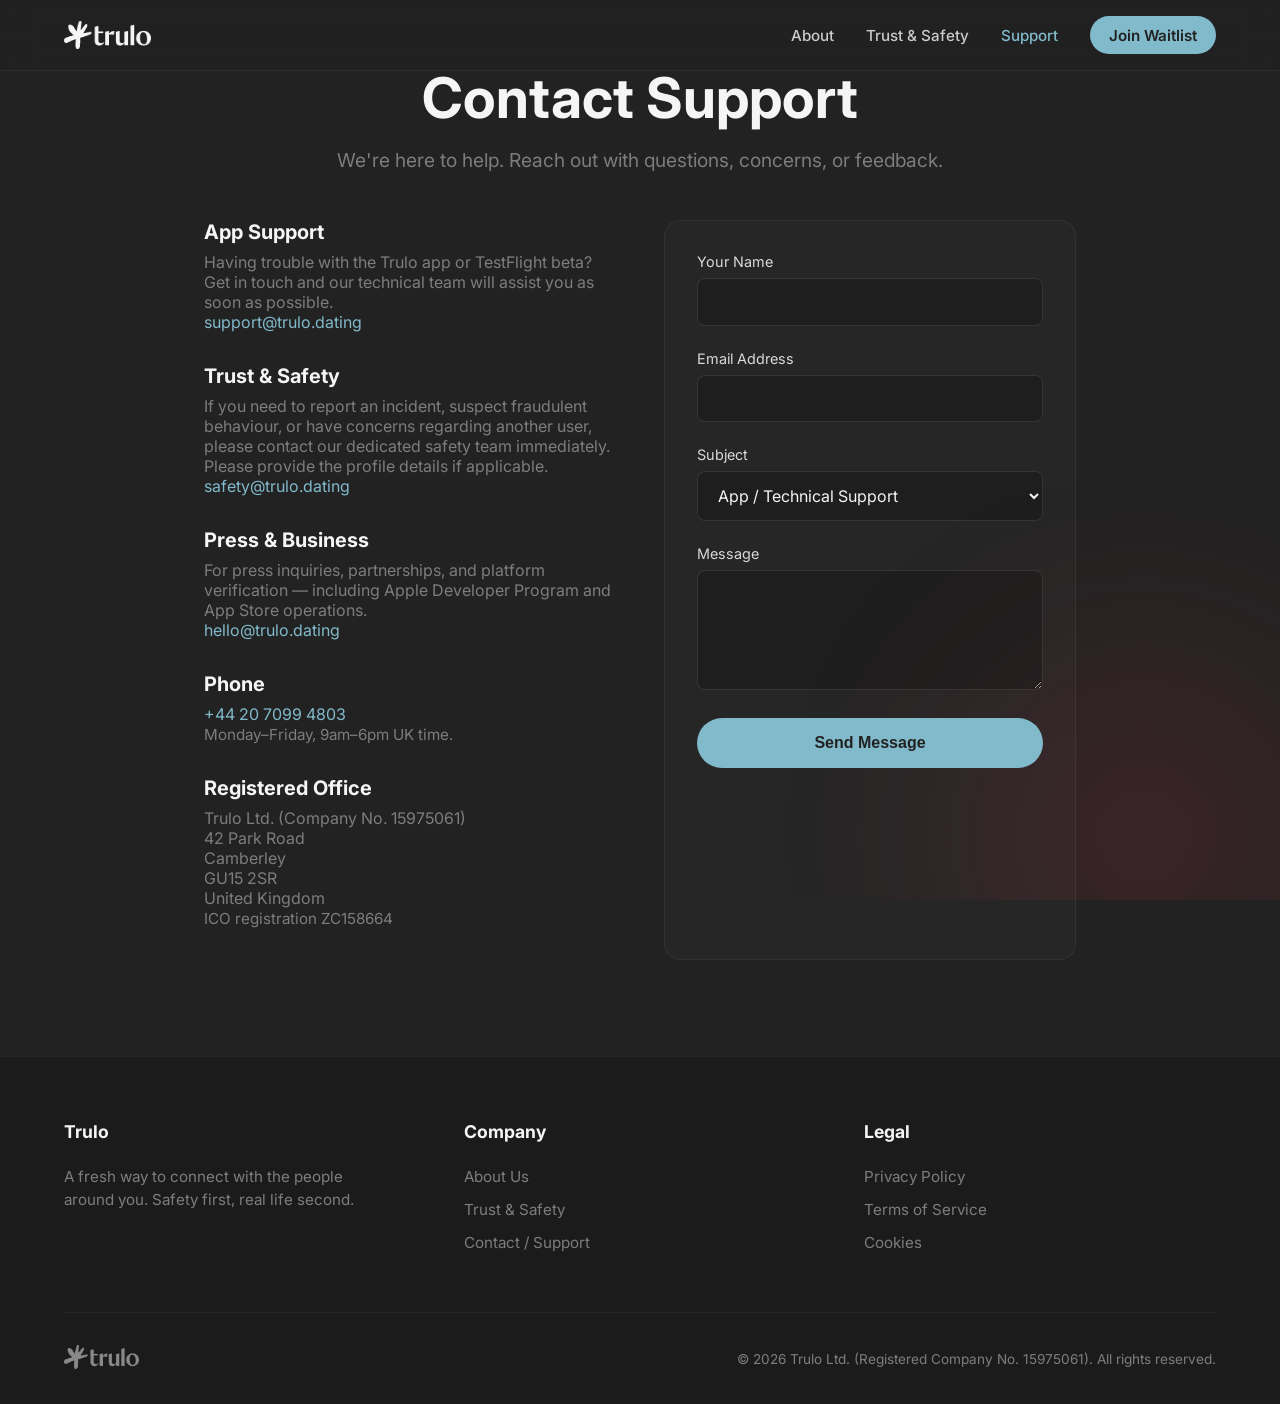
<file: contact.html>
<!DOCTYPE html>
<html lang="en">

<head>
  <meta charset="UTF-8">
  <meta name="viewport" content="width=device-width, initial-scale=1.0">
  <title>Contact & App Support | Trulo</title>
  <meta name="description" content="Contact Trulo. Get app support, media inquiries, or make a business request.">
  <meta name="theme-color" content="#222222">
  <link rel="preconnect" href="https://fonts.googleapis.com">
  <link rel="preconnect" href="https://fonts.gstatic.com" crossorigin>
  <link href="https://fonts.googleapis.com/css2?family=Inter:wght@300;400;500;600;700&display=swap" rel="stylesheet">
  <link rel="stylesheet" href="styles.css">
  <style>
    .contact-grid {
      display: grid;
      grid-template-columns: 1fr 1fr;
      gap: 3rem;
      margin-top: 2rem;
    }

    .contact-form {
      background: rgba(255, 255, 255, 0.02);
      border: 1px solid rgba(255, 255, 255, 0.05);
      border-radius: 16px;
      padding: 2rem;
    }

    .form-group {
      margin-bottom: 1.5rem;
    }

    .form-label {
      display: block;
      margin-bottom: 0.5rem;
      font-size: 0.9rem;
      color: var(--light-grey);
    }

    .form-input,
    .form-textarea {
      width: 100%;
      background: rgba(0, 0, 0, 0.2);
      border: 1px solid rgba(255, 255, 255, 0.1);
      border-radius: 8px;
      padding: 0.8rem 1rem;
      color: var(--white);
      font-family: inherit;
      font-size: 1rem;
    }

    .form-input:focus,
    .form-textarea:focus {
      outline: none;
      border-color: var(--turquoise);
    }

    .form-textarea {
      resize: vertical;
      min-height: 120px;
    }

    .contact-info h3 {
      font-size: 1.25rem;
      margin-bottom: 0.5rem;
    }

    .contact-info p {
      color: var(--mid-grey);
      margin-bottom: 2rem;
    }

    @media (max-width: 768px) {
      .contact-grid {
        grid-template-columns: 1fr;
      }
    }
  </style>
</head>

<body>
  <div class="background-blobs">
    <div class="blob blob-2" style="background: var(--red-bright);"></div>
  </div>

  <nav class="nav">
    <a href="index.html" class="nav-logo">
      <img src="assets/logo_large.png" alt="Trulo">
    </a>
    <div class="nav-links">
      <a href="about.html">About</a>
      <a href="safety.html">Trust & Safety</a>
      <a href="contact.html" class="active">Support</a>
      <a href="#" class="nav-cta">Join Waitlist</a>
    </div>
  </nav>

  <main class="page-container" style="max-width: 1000px;">
    <header class="page-header">
      <h1 class="page-title">Contact Support</h1>
      <p class="page-subtitle">We're here to help. Reach out with questions, concerns, or feedback.</p>
    </header>

    <div class="contact-grid">
      <div class="contact-info">
        <h3>App Support</h3>
        <p>Having trouble with the Trulo app or TestFlight beta? Get in touch and our technical team will assist you as
          soon as possible.<br><a href="mailto:support@trulo.dating"
            style="color: var(--turquoise); text-decoration: none;">support@trulo.dating</a></p>

        <h3>Trust & Safety</h3>
        <p>If you need to report an incident, suspect fraudulent behaviour, or have concerns regarding another user,
          please contact our dedicated safety team immediately. Please provide the profile details if applicable.<br><a
            href="mailto:safety@trulo.dating"
            style="color: var(--turquoise); text-decoration: none;">safety@trulo.dating</a>
        </p>

        <h3>Press & Business</h3>
        <p>For press inquiries, partnerships, and platform verification — including Apple Developer Program and App
          Store operations.<br><a href="mailto:hello@trulo.dating"
            style="color: var(--turquoise); text-decoration: none;">hello@trulo.dating</a></p>

        <h3>Phone</h3>
        <p>
          <a href="tel:+442070994803"
            style="color: var(--turquoise); text-decoration: none;">+44 20 7099 4803</a><br>
          <span style="color: var(--mid-grey); font-size: 0.95rem;">Monday–Friday, 9am–6pm UK time.</span>
        </p>

        <h3>Registered Office</h3>
        <p>
          Trulo Ltd. (Company No. 15975061)<br>
          42 Park Road<br>
          Camberley<br>
          GU15 2SR<br>
          United Kingdom<br>
          <span style="color: var(--mid-grey); font-size: 0.95rem;">ICO registration ZC158664</span>
        </p>
      </div>

      <div class="contact-form">
        <form action="https://formspree.io/f/xojnrwyz" method="POST">
          <div class="form-group">
            <label class="form-label" for="name">Your Name</label>
            <input class="form-input" type="text" id="name" name="name" required>
          </div>
          <div class="form-group">
            <label class="form-label" for="email">Email Address</label>
            <input class="form-input" type="email" id="email" name="email" required>
          </div>
          <div class="form-group">
            <label class="form-label" for="subject">Subject</label>
            <select class="form-input" id="subject" name="subject" required>
              <option value="support">App / Technical Support</option>
              <option value="safety">Report a Safety Concern</option>
              <option value="data">Data / Privacy Request</option>
              <option value="business">Business Inquiry</option>
            </select>
          </div>
          <div class="form-group">
            <label class="form-label" for="message">Message</label>
            <textarea class="form-textarea" id="message" name="message" required></textarea>
          </div>
          <button type="submit" class="btn btn-primary" style="width: 100%;">Send Message</button>
        </form>
      </div>
    </div>
  </main>

  <footer class="footer">
    <div class="footer-content">
      <div class="footer-col">
        <h4>Trulo</h4>
        <p style="color: var(--mid-grey); font-size: 0.95rem; line-height: 1.5; padding-right: 2rem;">
          A fresh way to connect with the people around you. Safety first, real life second.
        </p>
      </div>
      <div class="footer-col">
        <h4>Company</h4>
        <ul>
          <li><a href="about.html">About Us</a></li>
          <li><a href="safety.html">Trust & Safety</a></li>
          <li><a href="contact.html">Contact / Support</a></li>
        </ul>
      </div>
      <div class="footer-col">
        <h4>Legal</h4>
        <ul>
          <li><a href="privacy.html">Privacy Policy</a></li>
          <li><a href="terms.html">Terms of Service</a></li>
          <li><a href="cookies.html">Cookies</a></li>
        </ul>
      </div>
    </div>
    <div class="footer-bottom">
      <div class="footer-logo">
        <a href="index.html"><img src="assets/logo_large.png" alt="Trulo Logo"></a>
      </div>
      <div class="footer-copyright">
        &copy; 2026 Trulo Ltd. (Registered Company No. 15975061). All rights reserved.
      </div>
    </div>
  </footer>
</body>

</html>
</file>
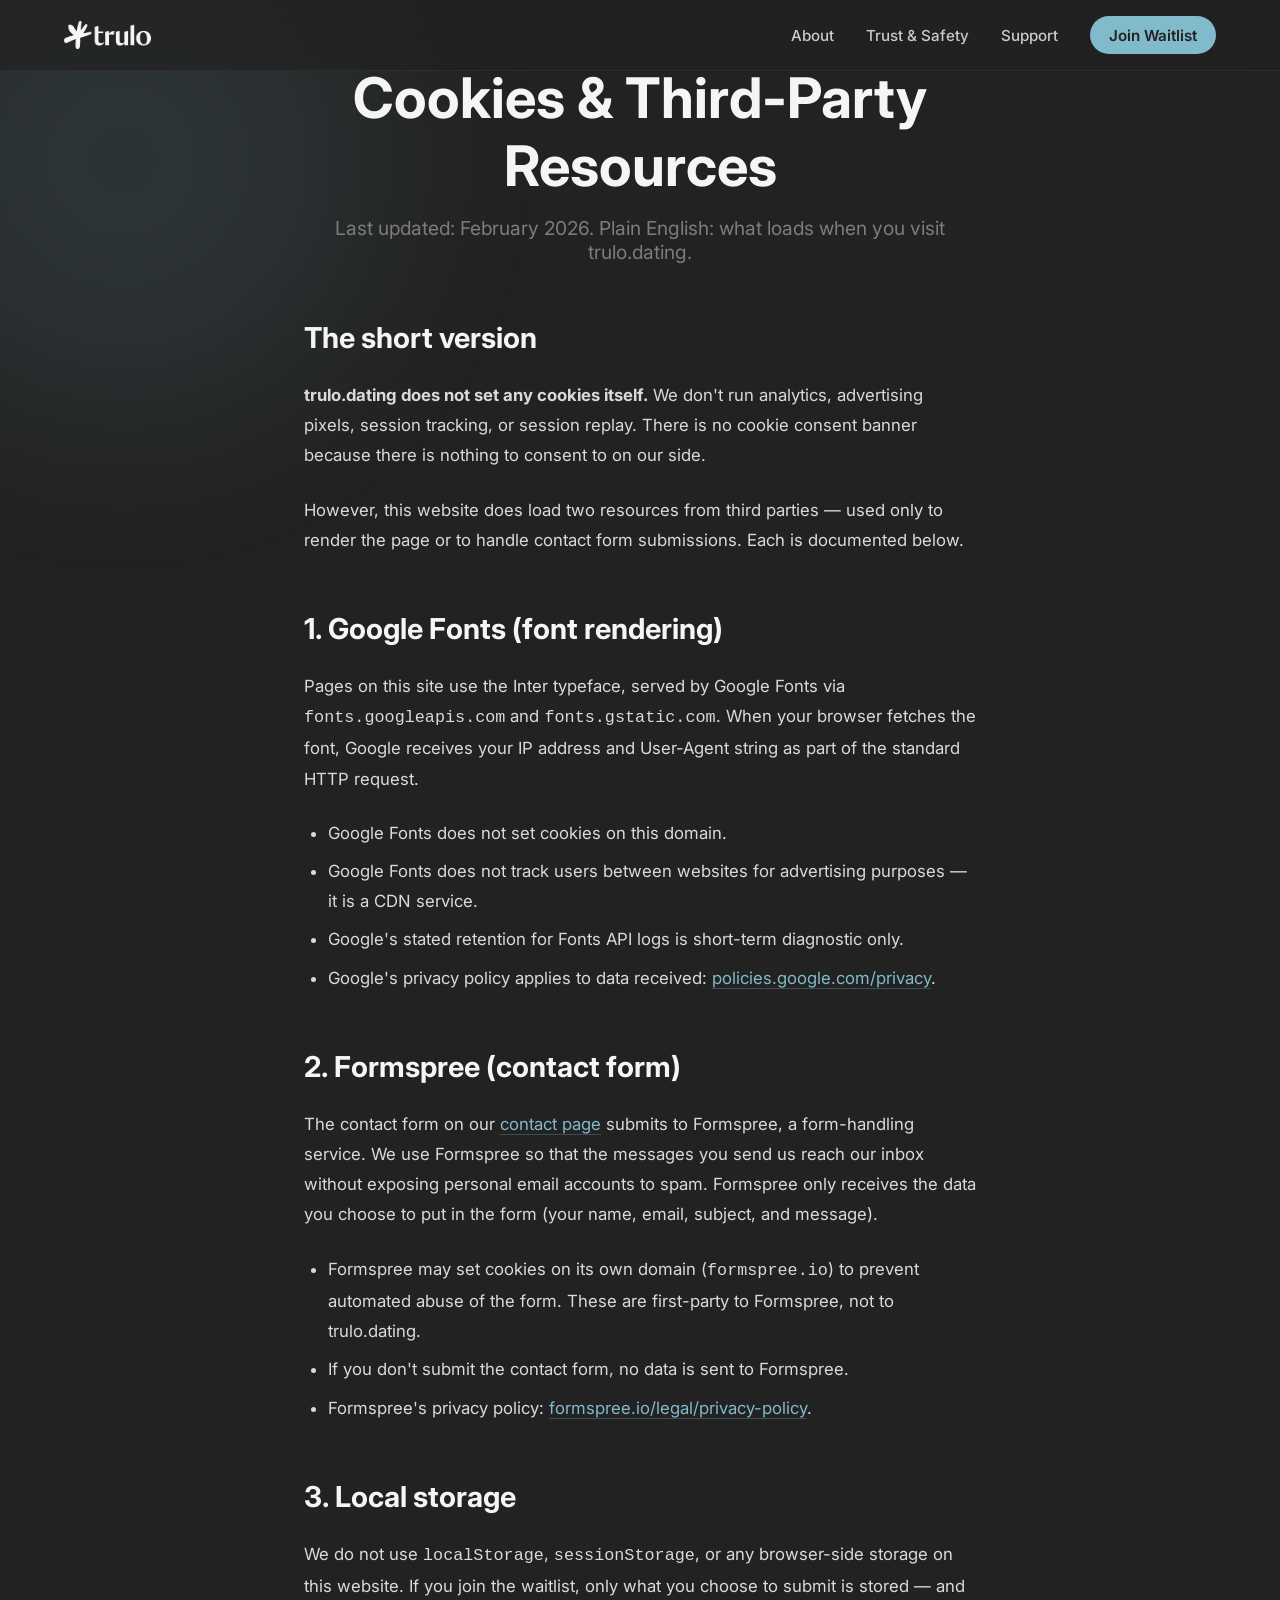
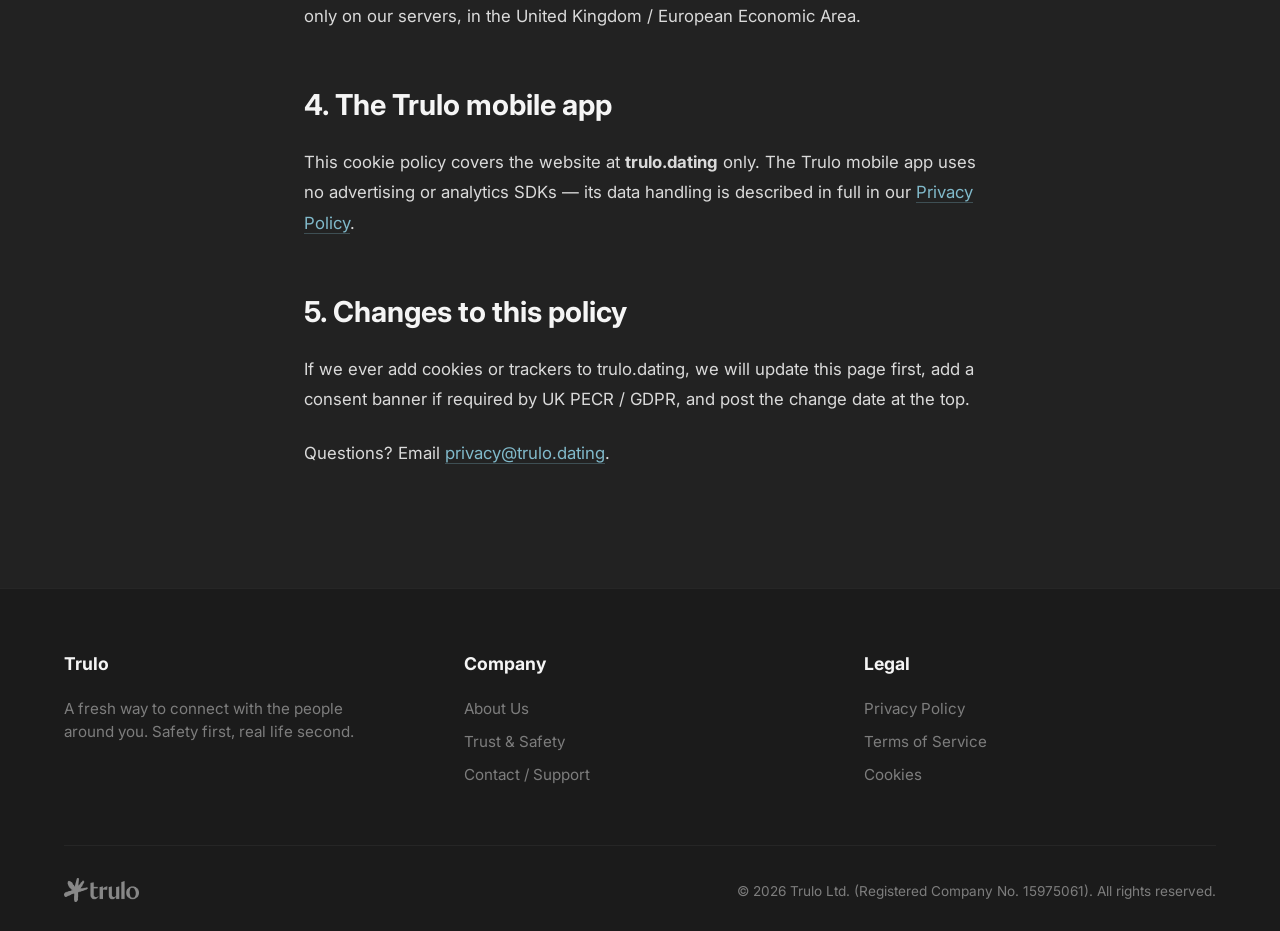
<file: cookies.html>
<!DOCTYPE html>
<html lang="en">

<head>
  <meta charset="UTF-8">
  <meta name="viewport" content="width=device-width, initial-scale=1.0">
  <title>Cookies & Third-Party Resources | Trulo</title>
  <meta name="description"
    content="What trulo.dating loads from third parties, what cookies (if any) we set, and how to control them.">
  <meta name="theme-color" content="#222222">
  <link rel="preconnect" href="https://fonts.googleapis.com">
  <link rel="preconnect" href="https://fonts.gstatic.com" crossorigin>
  <link href="https://fonts.googleapis.com/css2?family=Inter:wght@300;400;500;600;700&display=swap"
    rel="stylesheet">
  <link rel="stylesheet" href="styles.css">
</head>

<body>
  <div class="background-blobs">
    <div class="blob blob-1"></div>
  </div>

  <nav class="nav">
    <a href="index.html" class="nav-logo">
      <img src="assets/logo_large.png" alt="Trulo">
    </a>
    <div class="nav-links">
      <a href="about.html">About</a>
      <a href="safety.html">Trust & Safety</a>
      <a href="contact.html">Support</a>
      <a href="#" class="nav-cta">Join Waitlist</a>
    </div>
  </nav>

  <main class="page-container">
    <header class="page-header">
      <h1 class="page-title">Cookies &amp; Third-Party Resources</h1>
      <p class="page-subtitle">Last updated: February 2026. Plain English: what loads when you visit trulo.dating.</p>
    </header>

    <div class="prose">
      <h2>The short version</h2>
      <p>
        <strong>trulo.dating does not set any cookies itself.</strong> We don't run analytics, advertising pixels,
        session tracking, or session replay. There is no cookie consent banner because there is nothing to consent
        to on our side.
      </p>
      <p>
        However, this website does load two resources from third parties — used only to render the page or to handle
        contact form submissions. Each is documented below.
      </p>

      <h2>1. Google Fonts (font rendering)</h2>
      <p>
        Pages on this site use the Inter typeface, served by Google Fonts via
        <code>fonts.googleapis.com</code> and <code>fonts.gstatic.com</code>. When your browser fetches the font,
        Google receives your IP address and User-Agent string as part of the standard HTTP request.
      </p>
      <ul>
        <li>Google Fonts does not set cookies on this domain.</li>
        <li>Google Fonts does not track users between websites for advertising purposes — it is a CDN service.</li>
        <li>Google's stated retention for Fonts API logs is short-term diagnostic only.</li>
        <li>Google's privacy policy applies to data received: <a href="https://policies.google.com/privacy"
            target="_blank" rel="noopener">policies.google.com/privacy</a>.</li>
      </ul>

      <h2>2. Formspree (contact form)</h2>
      <p>
        The contact form on our <a href="contact.html">contact page</a> submits to Formspree, a form-handling
        service. We use Formspree so that the messages you send us reach our inbox without exposing personal email
        accounts to spam. Formspree only receives the data you choose to put in the form (your name, email, subject,
        and message).
      </p>
      <ul>
        <li>Formspree may set cookies on its own domain (<code>formspree.io</code>) to prevent automated abuse of the
          form. These are first-party to Formspree, not to trulo.dating.</li>
        <li>If you don't submit the contact form, no data is sent to Formspree.</li>
        <li>Formspree's privacy policy: <a href="https://formspree.io/legal/privacy-policy" target="_blank"
            rel="noopener">formspree.io/legal/privacy-policy</a>.</li>
      </ul>

      <h2>3. Local storage</h2>
      <p>
        We do not use <code>localStorage</code>, <code>sessionStorage</code>, or any browser-side storage on this
        website. If you join the waitlist, only what you choose to submit is stored — and only on our servers, in
        the United Kingdom / European Economic Area.
      </p>

      <h2>4. The Trulo mobile app</h2>
      <p>
        This cookie policy covers the website at <strong>trulo.dating</strong> only. The Trulo mobile app uses
        no advertising or analytics SDKs — its data handling is described in full in our
        <a href="privacy.html">Privacy Policy</a>.
      </p>

      <h2>5. Changes to this policy</h2>
      <p>
        If we ever add cookies or trackers to trulo.dating, we will update this page first, add a consent banner if
        required by UK PECR / GDPR, and post the change date at the top.
      </p>

      <p>
        Questions? Email <a href="mailto:privacy@trulo.dating">privacy@trulo.dating</a>.
      </p>
    </div>
  </main>

  <footer class="footer">
    <div class="footer-content">
      <div class="footer-col">
        <h4>Trulo</h4>
        <p style="color: var(--mid-grey); font-size: 0.95rem; line-height: 1.5; padding-right: 2rem;">
          A fresh way to connect with the people around you. Safety first, real life second.
        </p>
      </div>
      <div class="footer-col">
        <h4>Company</h4>
        <ul>
          <li><a href="about.html">About Us</a></li>
          <li><a href="safety.html">Trust & Safety</a></li>
          <li><a href="contact.html">Contact / Support</a></li>
        </ul>
      </div>
      <div class="footer-col">
        <h4>Legal</h4>
        <ul>
          <li><a href="privacy.html">Privacy Policy</a></li>
          <li><a href="terms.html">Terms of Service</a></li>
          <li><a href="cookies.html">Cookies</a></li>
        </ul>
      </div>
    </div>
    <div class="footer-bottom">
      <div class="footer-logo">
        <a href="index.html"><img src="assets/logo_large.png" alt="Trulo Logo"></a>
      </div>
      <div class="footer-copyright">
        &copy; 2026 Trulo Ltd. (Registered Company No. 15975061). All rights reserved.
      </div>
    </div>
  </footer>
</body>

</html>
</content>
</invoke>
</file>
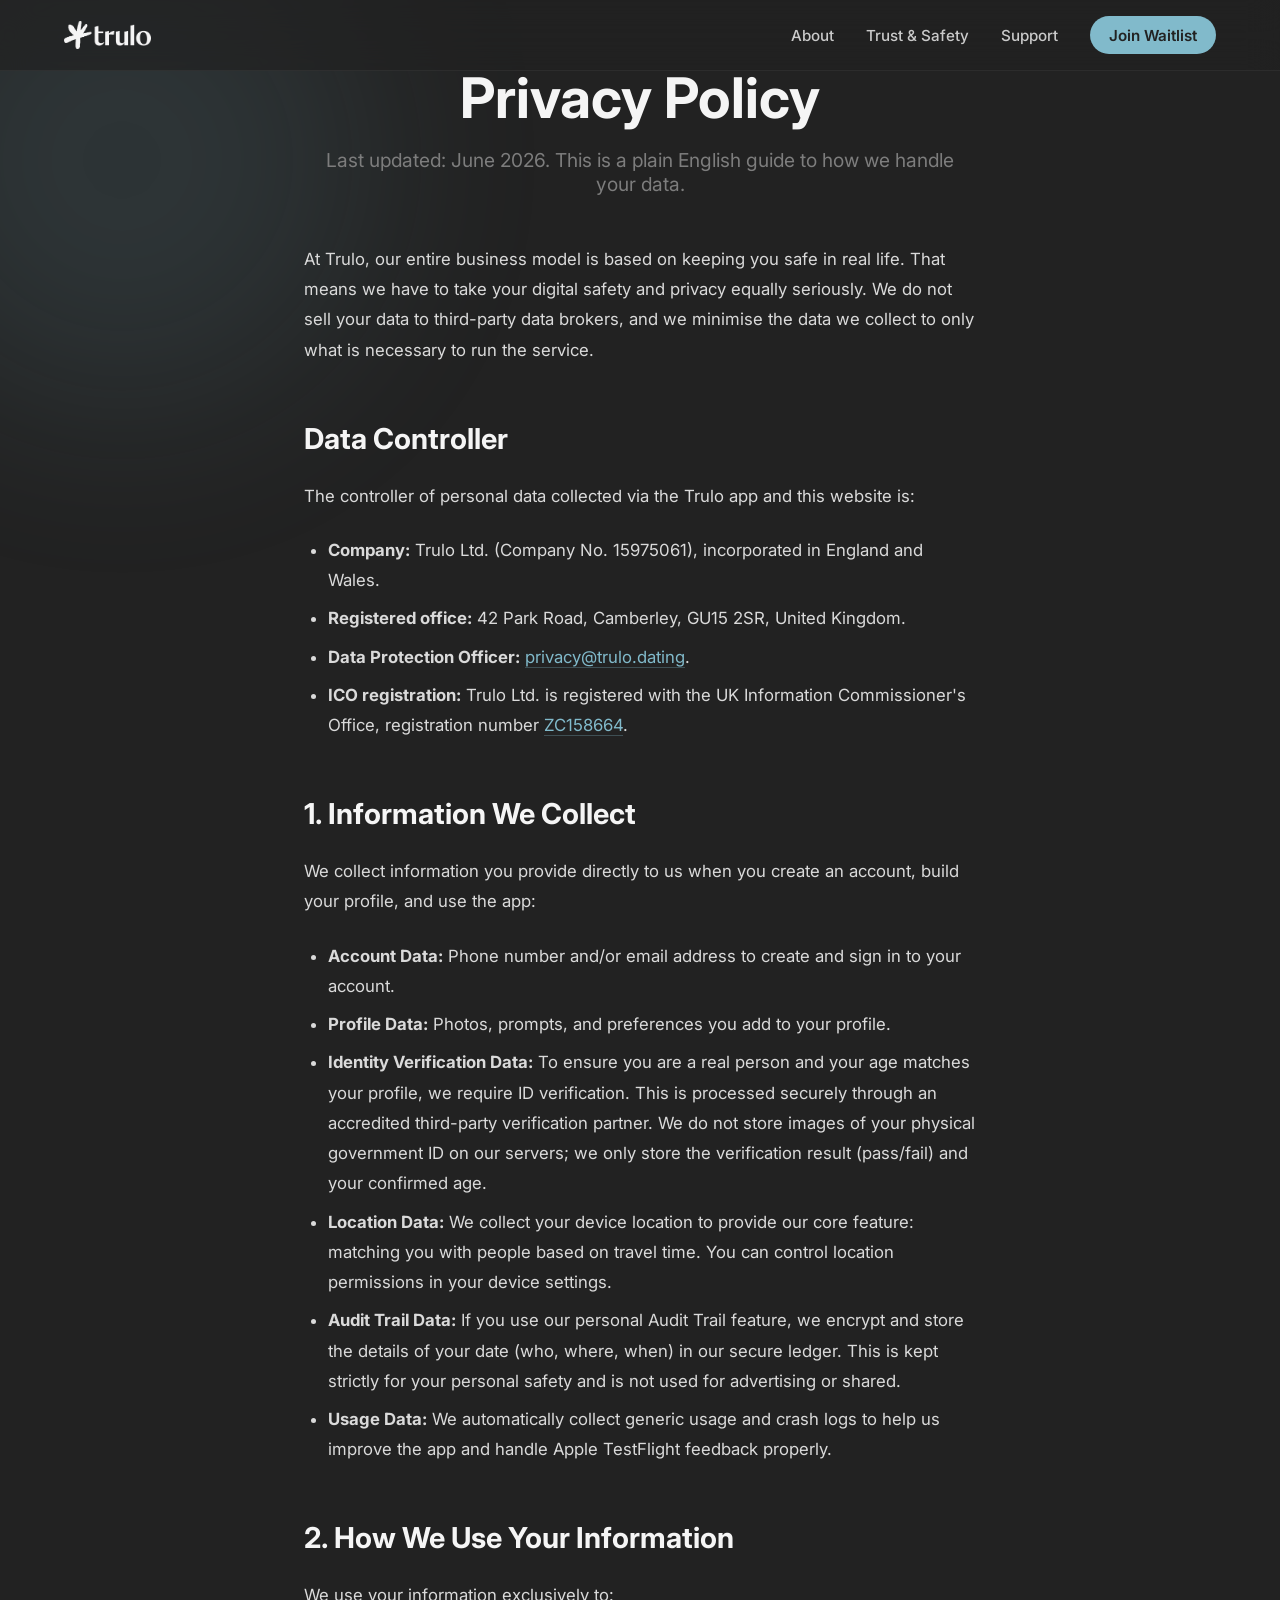
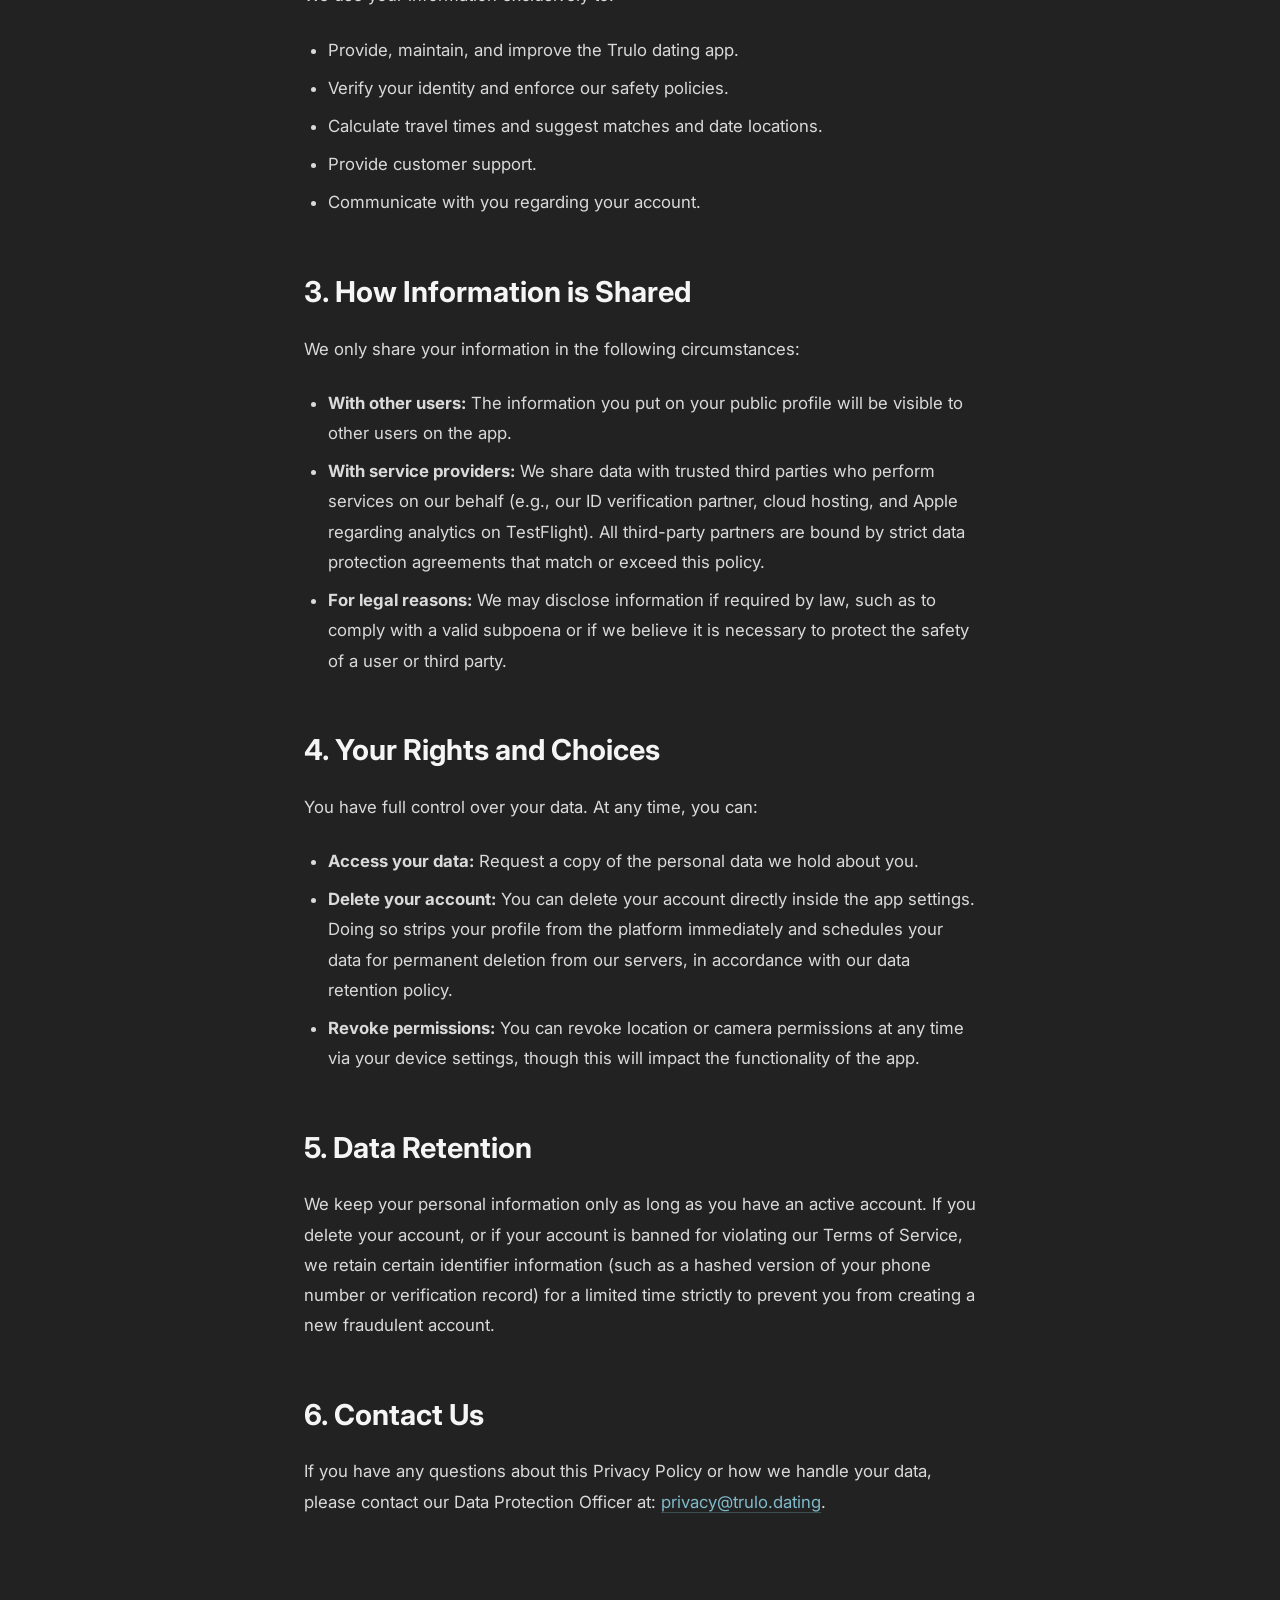
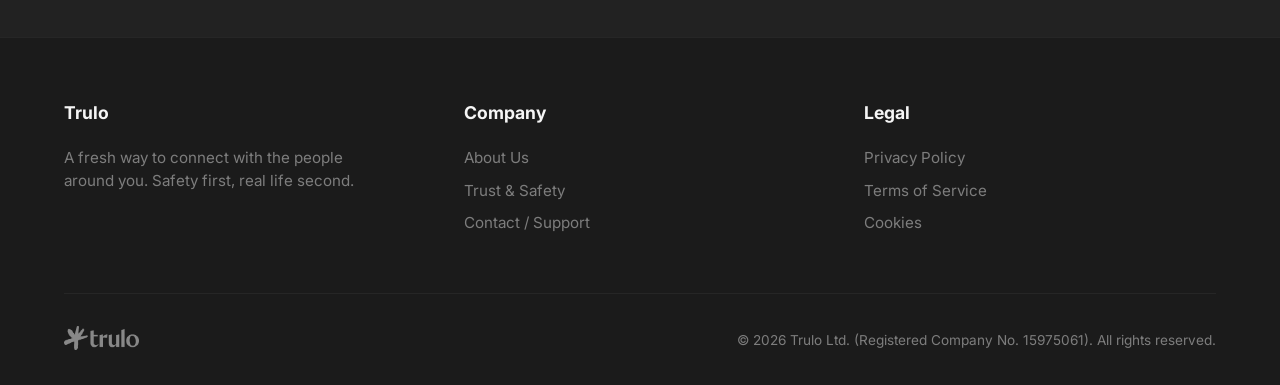
<file: privacy.html>
<!DOCTYPE html>
<html lang="en">

<head>
  <meta charset="UTF-8">
  <meta name="viewport" content="width=device-width, initial-scale=1.0">
  <title>Privacy Policy | Trulo</title>
  <meta name="description" content="Trulo Privacy Policy. Plain English details on how we protect and use your data.">
  <meta name="theme-color" content="#222222">
  <link rel="preconnect" href="https://fonts.googleapis.com">
  <link rel="preconnect" href="https://fonts.gstatic.com" crossorigin>
  <link href="https://fonts.googleapis.com/css2?family=Inter:wght@300;400;500;600;700&display=swap" rel="stylesheet">
  <link rel="stylesheet" href="styles.css">
</head>

<body>
  <div class="background-blobs">
    <div class="blob blob-1"></div>
  </div>

  <nav class="nav">
    <a href="index.html" class="nav-logo">
      <img src="assets/logo_large.png" alt="Trulo">
    </a>
    <div class="nav-links">
      <a href="about.html">About</a>
      <a href="safety.html">Trust & Safety</a>
      <a href="contact.html">Support</a>
      <a href="#" class="nav-cta">Join Waitlist</a>
    </div>
  </nav>

  <main class="page-container">
    <header class="page-header">
      <h1 class="page-title">Privacy Policy</h1>
      <p class="page-subtitle">Last updated: June 2026. This is a plain English guide to how we handle your data.
      </p>
    </header>

    <div class="prose">
      <p>
        At Trulo, our entire business model is based on keeping you safe in real life. That means we have to take your
        digital safety and privacy equally seriously. We do not sell your data to third-party data brokers, and we
        minimise the data we collect to only what is necessary to run the service.
      </p>

      <h2>Data Controller</h2>
      <p>
        The controller of personal data collected via the Trulo app and this website is:
      </p>
      <ul>
        <li><strong>Company:</strong> Trulo Ltd. (Company No. 15975061), incorporated in England and Wales.</li>
        <li><strong>Registered office:</strong> 42 Park Road, Camberley, GU15 2SR, United Kingdom.</li>
        <li><strong>Data Protection Officer:</strong>
          <a href="mailto:privacy@trulo.dating">privacy@trulo.dating</a>.</li>
        <li><strong>ICO registration:</strong> Trulo Ltd. is registered with the UK Information Commissioner's Office,
          registration number
          <a href="https://ico.org.uk/ESDWebPages/Entry/ZC158664" target="_blank" rel="noopener">ZC158664</a>.</li>
      </ul>

      <h2>1. Information We Collect</h2>
      <p>We collect information you provide directly to us when you create an account, build your profile, and use the
        app:</p>
      <ul>
        <li><strong>Account Data:</strong> Phone number and/or email address to create and sign in to your account.</li>
        <li><strong>Profile Data:</strong> Photos, prompts, and preferences you add to your profile.</li>
        <li><strong>Identity Verification Data:</strong> To ensure you are a real person and your age matches your
          profile, we require ID verification. This is processed securely through an accredited third-party verification
          partner. We do not store images of your physical government ID on our servers; we only store the verification
          result (pass/fail) and your confirmed age.</li>
        <li><strong>Location Data:</strong> We collect your device location to provide our core feature: matching you
          with people based on travel time. You can control location permissions in your device settings.</li>
        <li><strong>Audit Trail Data:</strong> If you use our personal Audit Trail feature, we encrypt and store the
          details of your date (who, where, when) in our secure ledger. This is kept strictly for your personal safety
          and is not used for advertising or shared.</li>
        <li><strong>Usage Data:</strong> We automatically collect generic usage and crash logs to help us improve the
          app and handle Apple TestFlight feedback properly.</li>
      </ul>

      <h2>2. How We Use Your Information</h2>
      <p>We use your information exclusively to:</p>
      <ul>
        <li>Provide, maintain, and improve the Trulo dating app.</li>
        <li>Verify your identity and enforce our safety policies.</li>
        <li>Calculate travel times and suggest matches and date locations.</li>
        <li>Provide customer support.</li>
        <li>Communicate with you regarding your account.</li>
      </ul>

      <h2>3. How Information is Shared</h2>
      <p>We only share your information in the following circumstances:</p>
      <ul>
        <li><strong>With other users:</strong> The information you put on your public profile will be visible to other
          users on the app.</li>
        <li><strong>With service providers:</strong> We share data with trusted third parties who perform services on
          our behalf (e.g., our ID verification partner, cloud hosting, and Apple regarding analytics on TestFlight).
          All third-party partners are bound by strict data protection agreements that match or exceed this policy.</li>
        <li><strong>For legal reasons:</strong> We may disclose information if required by law, such as to comply with a
          valid subpoena or if we believe it is necessary to protect the safety of a user or third party.</li>
      </ul>

      <h2>4. Your Rights and Choices</h2>
      <p>You have full control over your data. At any time, you can:</p>
      <ul>
        <li><strong>Access your data:</strong> Request a copy of the personal data we hold about you.</li>
        <li><strong>Delete your account:</strong> You can delete your account directly inside the app settings. Doing so
          strips your profile from the platform immediately and schedules your data for permanent deletion from our
          servers, in accordance with our data retention policy.</li>
        <li><strong>Revoke permissions:</strong> You can revoke location or camera permissions at any time via your
          device settings, though this will impact the functionality of the app.</li>
      </ul>

      <h2>5. Data Retention</h2>
      <p>
        We keep your personal information only as long as you have an active account. If you delete your account, or if
        your account is banned for violating our Terms of Service, we retain certain identifier information (such as a
        hashed version of your phone number or verification record) for a limited time strictly to prevent you from
        creating a new fraudulent account.
      </p>

      <h2>6. Contact Us</h2>
      <p>
        If you have any questions about this Privacy Policy or how we handle your data, please contact our Data
        Protection Officer at: <a href="mailto:privacy@trulo.dating">privacy@trulo.dating</a>.
      </p>
    </div>
  </main>

  <footer class="footer">
    <div class="footer-content">
      <div class="footer-col">
        <h4>Trulo</h4>
        <p style="color: var(--mid-grey); font-size: 0.95rem; line-height: 1.5; padding-right: 2rem;">
          A fresh way to connect with the people around you. Safety first, real life second.
        </p>
      </div>
      <div class="footer-col">
        <h4>Company</h4>
        <ul>
          <li><a href="about.html">About Us</a></li>
          <li><a href="safety.html">Trust & Safety</a></li>
          <li><a href="contact.html">Contact / Support</a></li>
        </ul>
      </div>
      <div class="footer-col">
        <h4>Legal</h4>
        <ul>
          <li><a href="privacy.html">Privacy Policy</a></li>
          <li><a href="terms.html">Terms of Service</a></li>
          <li><a href="cookies.html">Cookies</a></li>
        </ul>
      </div>
    </div>
    <div class="footer-bottom">
      <div class="footer-logo">
        <a href="index.html"><img src="assets/logo_large.png" alt="Trulo Logo"></a>
      </div>
      <div class="footer-copyright">
        &copy; 2026 Trulo Ltd. (Registered Company No. 15975061). All rights reserved.
      </div>
    </div>
  </footer>
</body>

</html>
</file>
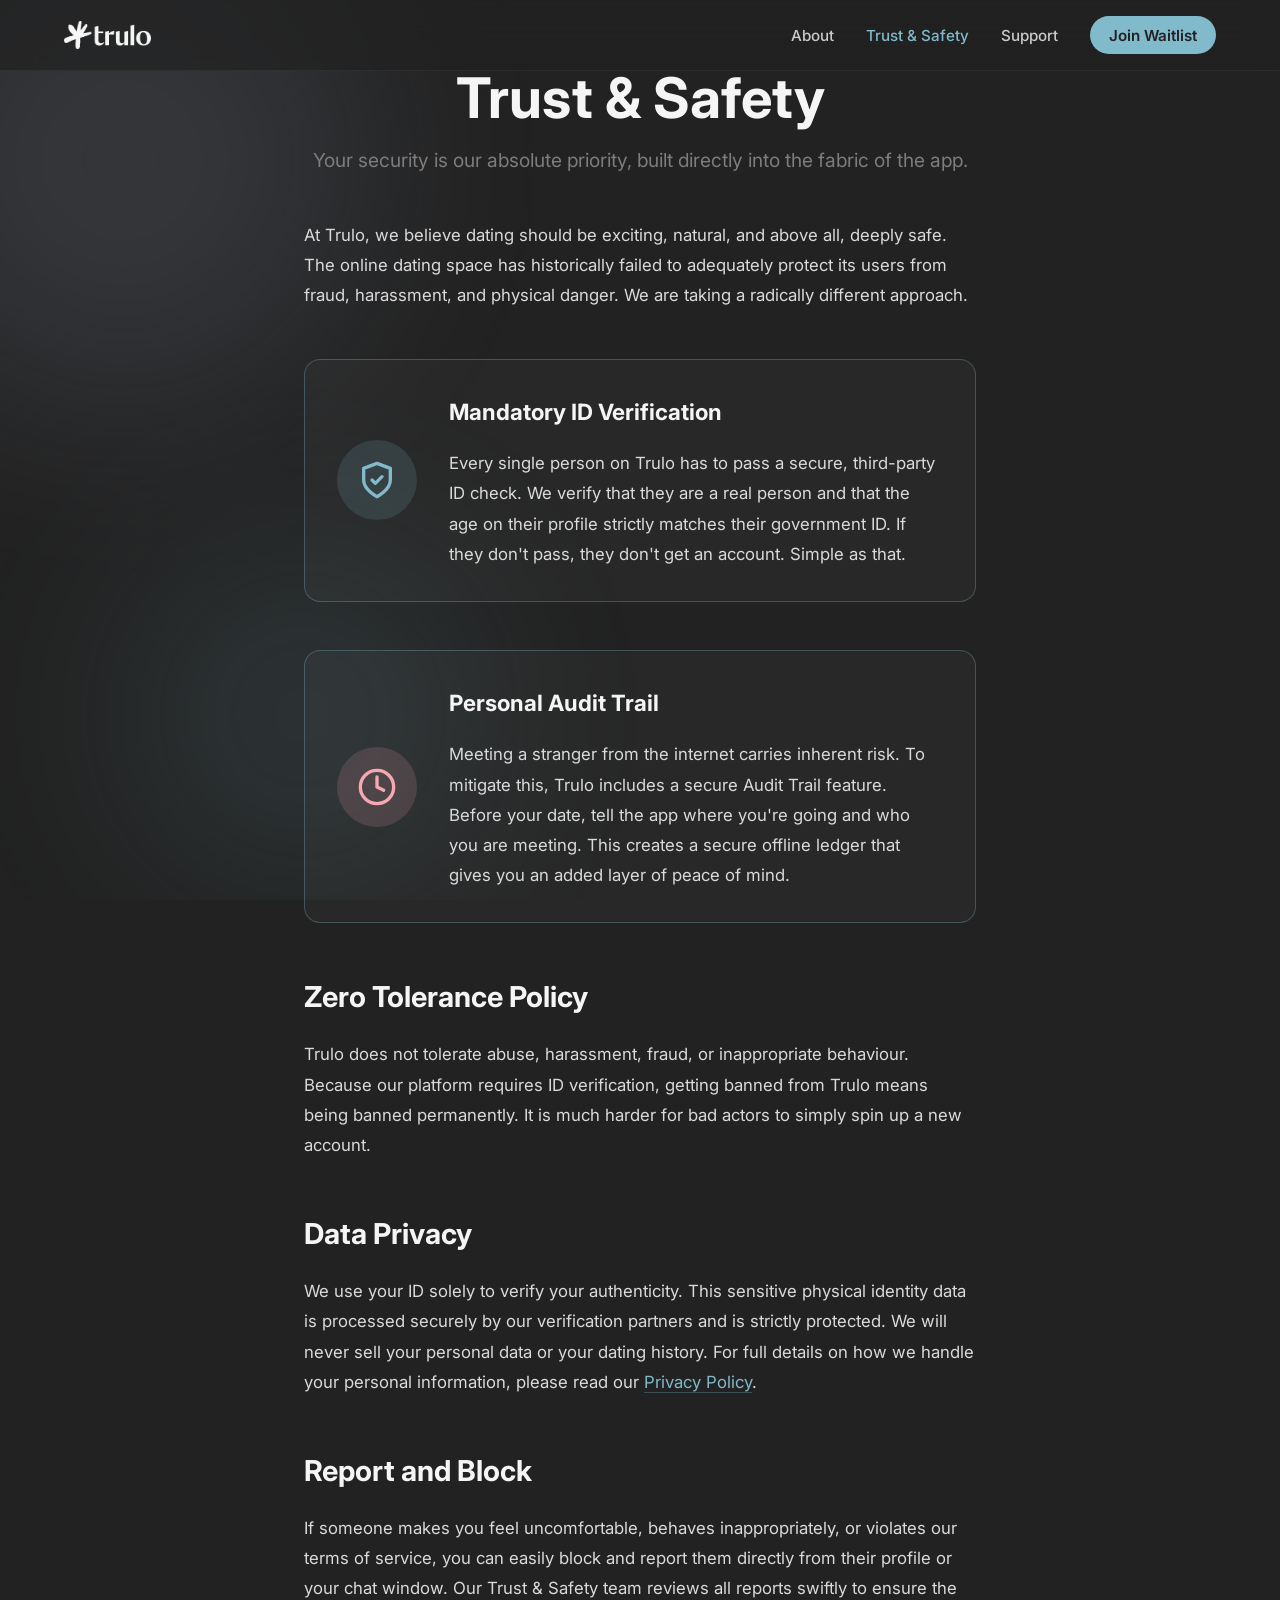
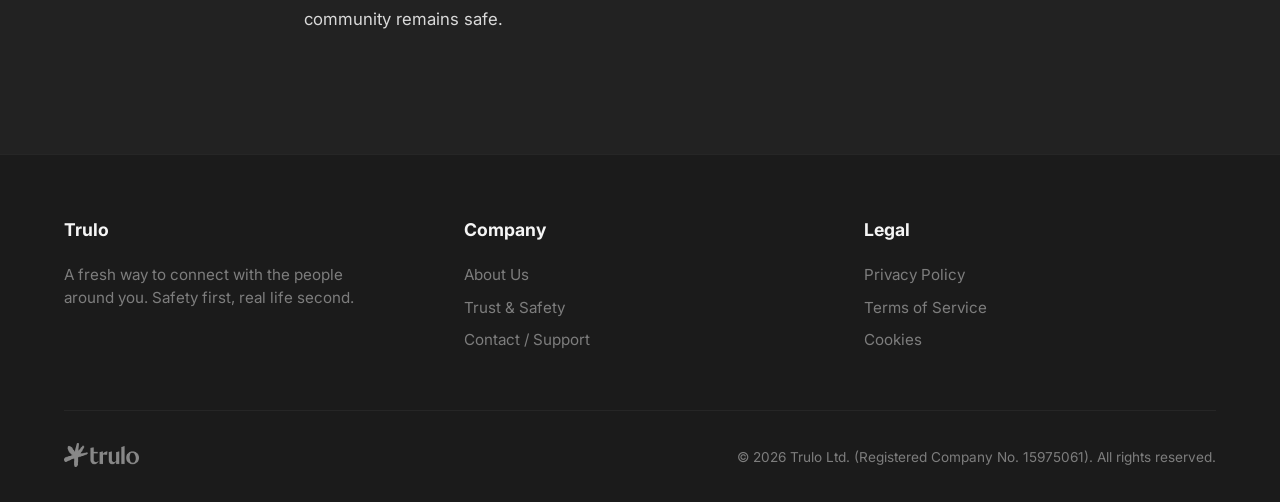
<file: safety.html>
<!DOCTYPE html>
<html lang="en">

<head>
  <meta charset="UTF-8">
  <meta name="viewport" content="width=device-width, initial-scale=1.0">
  <title>Trust & Safety | Trulo</title>
  <meta name="description"
    content="Discover how Trulo keeps you safe with mandatory ID verification and our unique personal Audit Trail feature.">
  <meta name="theme-color" content="#222222">
  <link rel="preconnect" href="https://fonts.googleapis.com">
  <link rel="preconnect" href="https://fonts.gstatic.com" crossorigin>
  <link href="https://fonts.googleapis.com/css2?family=Inter:wght@300;400;500;600;700&display=swap" rel="stylesheet">
  <link rel="stylesheet" href="styles.css">
  <style>
    .safety-highlight {
      display: flex;
      align-items: center;
      gap: 2rem;
      margin: 3rem 0;
      background: rgba(255, 255, 255, 0.03);
      border: 1px solid rgba(129, 186, 203, 0.3);
      padding: 2rem;
      border-radius: 16px;
    }

    .safety-highlight-icon {
      flex-shrink: 0;
      width: 80px;
      height: 80px;
      border-radius: 50%;
      background: rgba(129, 186, 203, 0.15);
      color: var(--turquoise);
      display: flex;
      align-items: center;
      justify-content: center;
    }

    @media (max-width: 600px) {
      .safety-highlight {
        flex-direction: column;
        text-align: center;
      }
    }
  </style>
</head>

<body>
  <div class="background-blobs">
    <div class="blob blob-1" style="background: var(--blue-light);"></div>
    <div class="blob blob-3" style="background: var(--turquoise);"></div>
  </div>

  <nav class="nav">
    <a href="index.html" class="nav-logo">
      <img src="assets/logo_large.png" alt="Trulo">
    </a>
    <div class="nav-links">
      <a href="about.html">About</a>
      <a href="safety.html" class="active">Trust & Safety</a>
      <a href="contact.html">Support</a>
      <a href="#" class="nav-cta">Join Waitlist</a>
    </div>
  </nav>

  <main class="page-container">
    <header class="page-header">
      <h1 class="page-title">Trust & Safety</h1>
      <p class="page-subtitle">Your security is our absolute priority, built directly into the fabric of the app.</p>
    </header>

    <div class="prose">
      <p>
        At Trulo, we believe dating should be exciting, natural, and above all, deeply safe. The online dating space has
        historically failed to adequately protect its users from fraud, harassment, and physical danger. We are taking a
        radically different approach.
      </p>

      <div class="safety-highlight">
        <div class="safety-highlight-icon">
          <svg width="40" height="40" viewBox="0 0 24 24" fill="none" stroke="currentColor" stroke-width="2"
            stroke-linecap="round" stroke-linejoin="round">
            <path d="M12 22s8-4 8-10V5l-8-3-8 3v7c0 6 8 10 8 10z"></path>
            <polyline points="9 12 11 14 15 10"></polyline>
          </svg>
        </div>
        <div>
          <h3 style="margin-top: 0;">Mandatory ID Verification</h3>
          <p style="margin-bottom: 0;">
            Every single person on Trulo has to pass a secure, third-party ID check. We verify that they are a real
            person and that the age on their profile strictly matches their government ID. If they don't pass, they
            don't get an account. Simple as that.
          </p>
        </div>
      </div>

      <div class="safety-highlight">
        <div class="safety-highlight-icon" style="background: rgba(246, 167, 178, 0.15); color: var(--red-light);">
          <svg width="40" height="40" viewBox="0 0 24 24" fill="none" stroke="currentColor" stroke-width="2"
            stroke-linecap="round" stroke-linejoin="round">
            <circle cx="12" cy="12" r="10"></circle>
            <polyline points="12 6 12 12 16 14"></polyline>
          </svg>
        </div>
        <div>
          <h3 style="margin-top: 0; color: var(--white);">Personal Audit Trail</h3>
          <p style="margin-bottom: 0;">
            Meeting a stranger from the internet carries inherent risk. To mitigate this, Trulo includes a secure Audit
            Trail feature. Before your date, tell the app where you're going and who you are meeting. This creates a
            secure offline ledger that gives you an added layer of peace of mind.
          </p>
        </div>
      </div>

      <h2>Zero Tolerance Policy</h2>
      <p>
        Trulo does not tolerate abuse, harassment, fraud, or inappropriate behaviour. Because our platform requires ID
        verification, getting banned from Trulo means being banned permanently. It is much harder for bad actors to
        simply spin up a new account.
      </p>

      <h2>Data Privacy</h2>
      <p>
        We use your ID solely to verify your authenticity. This sensitive physical identity data is processed securely
        by our verification partners and is strictly protected. We will never sell your personal data or your dating
        history. For full details on how we handle your personal information, please read our <a
          href="privacy.html">Privacy Policy</a>.
      </p>

      <h2>Report and Block</h2>
      <p>
        If someone makes you feel uncomfortable, behaves inappropriately, or violates our terms of service, you can
        easily block and report them directly from their profile or your chat window. Our Trust & Safety team reviews
        all reports swiftly to ensure the community remains safe.
      </p>
    </div>
  </main>

  <footer class="footer">
    <div class="footer-content">
      <div class="footer-col">
        <h4>Trulo</h4>
        <p style="color: var(--mid-grey); font-size: 0.95rem; line-height: 1.5; padding-right: 2rem;">
          A fresh way to connect with the people around you. Safety first, real life second.
        </p>
      </div>
      <div class="footer-col">
        <h4>Company</h4>
        <ul>
          <li><a href="about.html">About Us</a></li>
          <li><a href="safety.html">Trust & Safety</a></li>
          <li><a href="contact.html">Contact / Support</a></li>
        </ul>
      </div>
      <div class="footer-col">
        <h4>Legal</h4>
        <ul>
          <li><a href="privacy.html">Privacy Policy</a></li>
          <li><a href="terms.html">Terms of Service</a></li>
          <li><a href="cookies.html">Cookies</a></li>
        </ul>
      </div>
    </div>
    <div class="footer-bottom">
      <div class="footer-logo">
        <a href="index.html"><img src="assets/logo_large.png" alt="Trulo Logo"></a>
      </div>
      <div class="footer-copyright">
        &copy; 2026 Trulo Ltd. (Registered Company No. 15975061). All rights reserved.
      </div>
    </div>
  </footer>
</body>

</html>
</file>
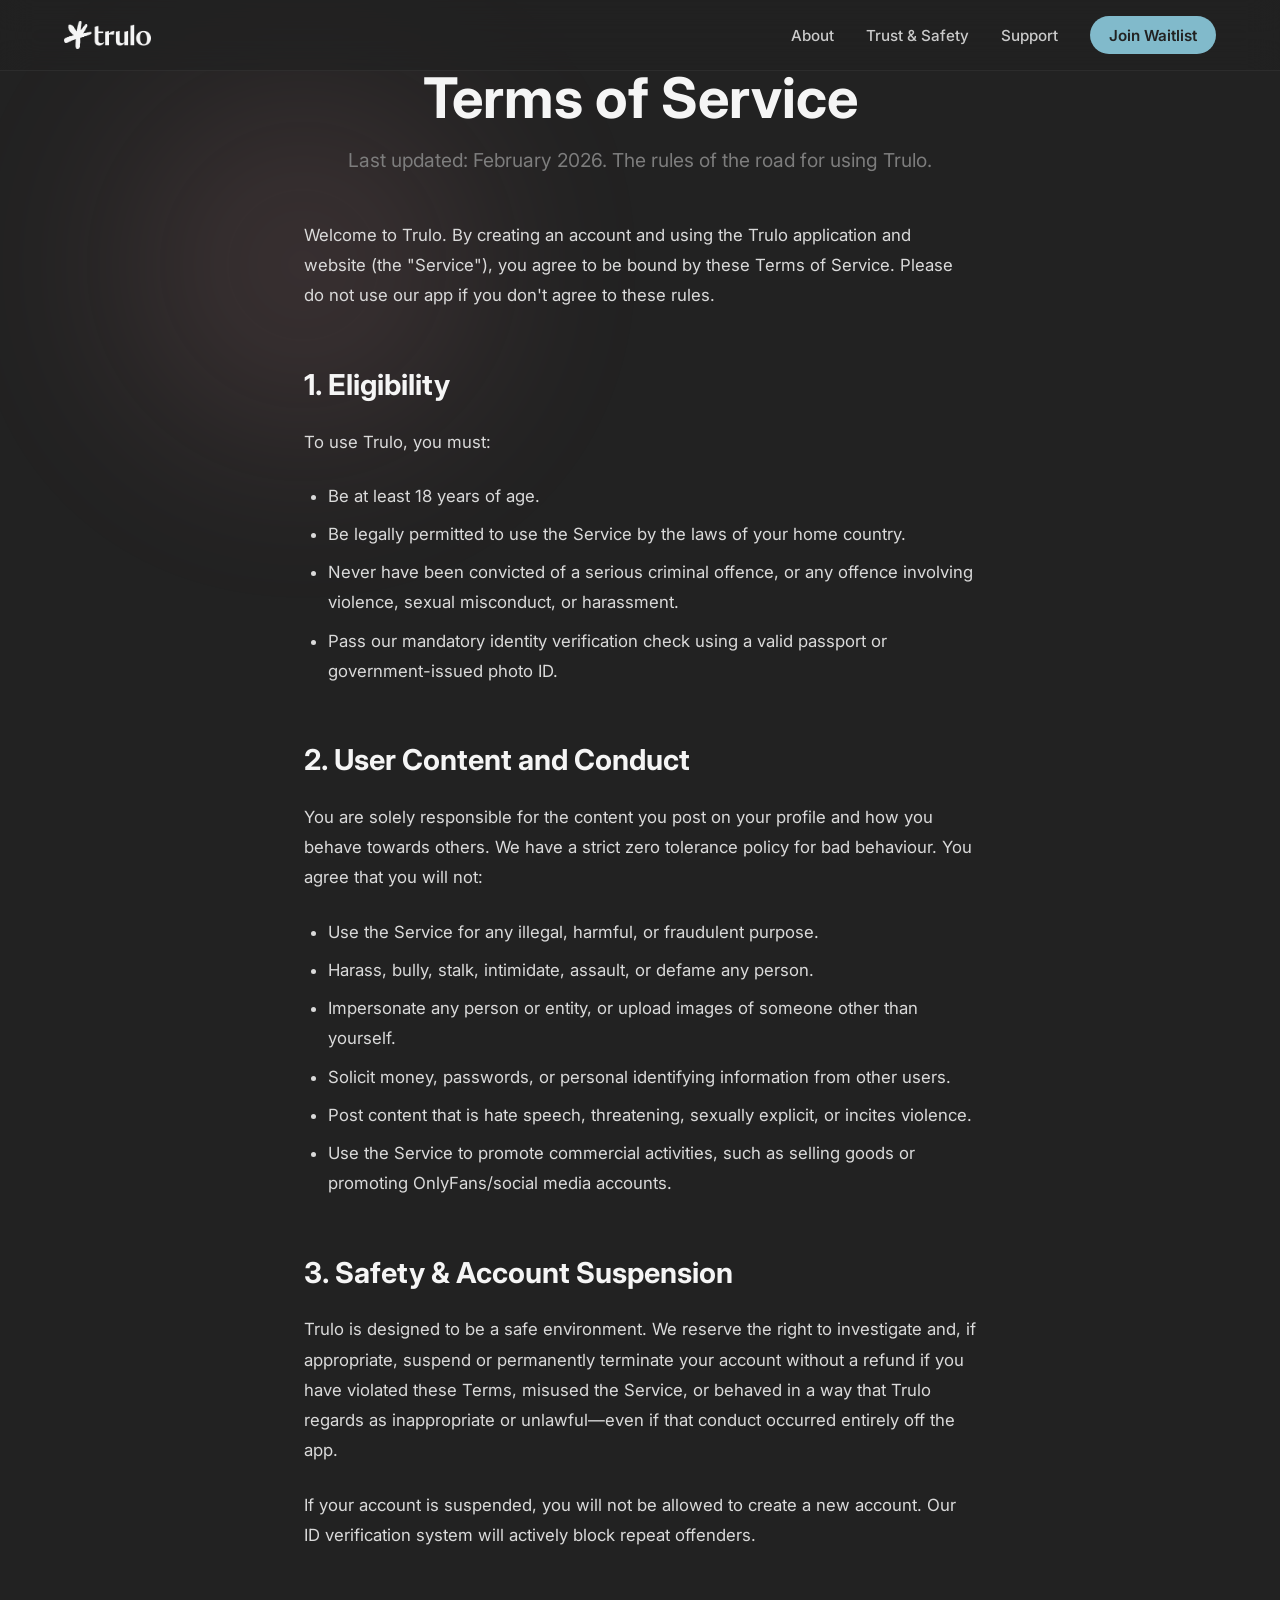
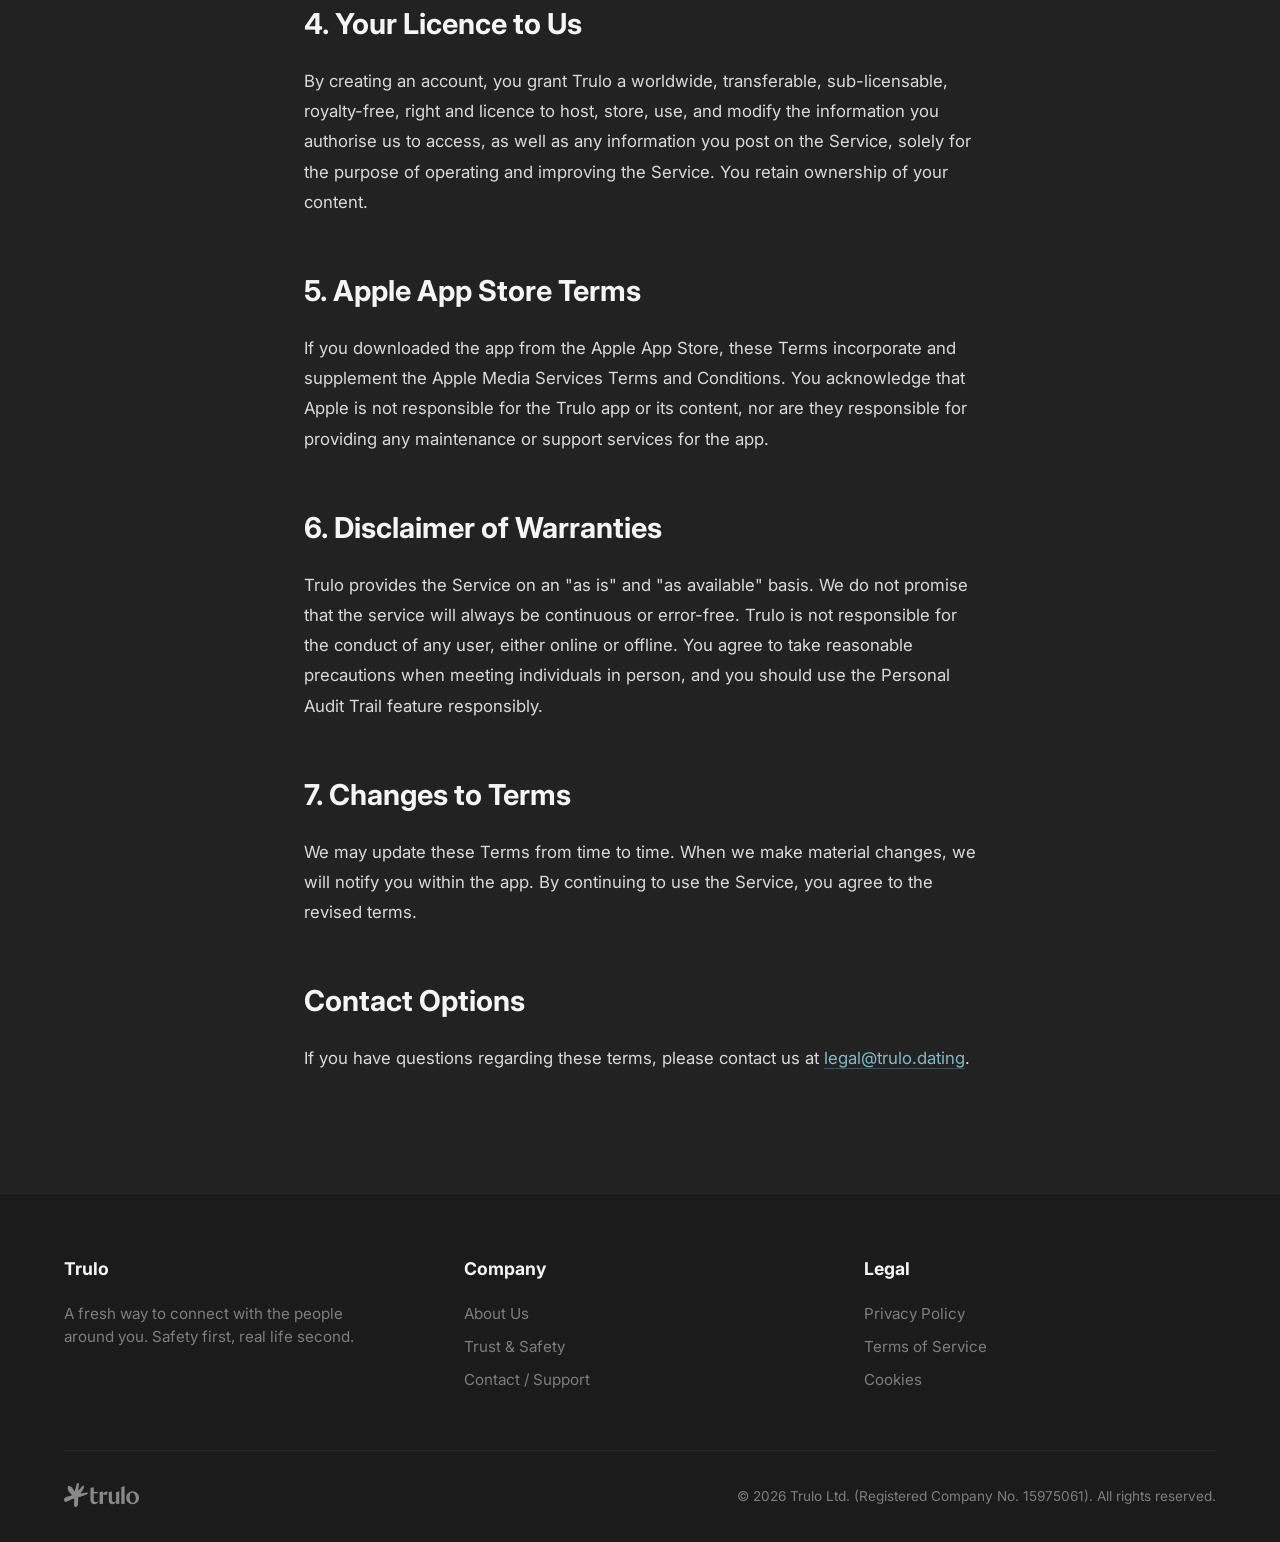
<file: terms.html>
<!DOCTYPE html>
<html lang="en">

<head>
  <meta charset="UTF-8">
  <meta name="viewport" content="width=device-width, initial-scale=1.0">
  <title>Terms of Service | Trulo</title>
  <meta name="description"
    content="Trulo Terms of Service. Our community rules and expectations for using the platform.">
  <meta name="theme-color" content="#222222">
  <link rel="preconnect" href="https://fonts.googleapis.com">
  <link rel="preconnect" href="https://fonts.gstatic.com" crossorigin>
  <link href="https://fonts.googleapis.com/css2?family=Inter:wght@300;400;500;600;700&display=swap" rel="stylesheet">
  <link rel="stylesheet" href="styles.css">
</head>

<body>
  <div class="background-blobs">
    <div class="blob blob-3" style="background: var(--red-light); top: 10%;"></div>
  </div>

  <nav class="nav">
    <a href="index.html" class="nav-logo">
      <img src="assets/logo_large.png" alt="Trulo">
    </a>
    <div class="nav-links">
      <a href="about.html">About</a>
      <a href="safety.html">Trust & Safety</a>
      <a href="contact.html">Support</a>
      <a href="#" class="nav-cta">Join Waitlist</a>
    </div>
  </nav>

  <main class="page-container">
    <header class="page-header">
      <h1 class="page-title">Terms of Service</h1>
      <p class="page-subtitle">Last updated: February 2026. The rules of the road for using Trulo.</p>
    </header>

    <div class="prose">
      <p>
        Welcome to Trulo. By creating an account and using the Trulo application and website (the "Service"), you agree
        to be bound by these Terms of Service. Please do not use our app if you don't agree to these rules.
      </p>

      <h2>1. Eligibility</h2>
      <p>To use Trulo, you must:</p>
      <ul>
        <li>Be at least 18 years of age.</li>
        <li>Be legally permitted to use the Service by the laws of your home country.</li>
        <li>Never have been convicted of a serious criminal offence, or any offence involving violence, sexual
          misconduct, or harassment.
        </li>
        <li>Pass our mandatory identity verification check using a valid passport or government-issued photo ID.</li>
      </ul>

      <h2>2. User Content and Conduct</h2>
      <p>
        You are solely responsible for the content you post on your profile and how you behave towards others. We have a
        strict zero tolerance policy for bad behaviour. You agree that you will not:
      </p>
      <ul>
        <li>Use the Service for any illegal, harmful, or fraudulent purpose.</li>
        <li>Harass, bully, stalk, intimidate, assault, or defame any person.</li>
        <li>Impersonate any person or entity, or upload images of someone other than yourself.</li>
        <li>Solicit money, passwords, or personal identifying information from other users.</li>
        <li>Post content that is hate speech, threatening, sexually explicit, or incites violence.</li>
        <li>Use the Service to promote commercial activities, such as selling goods or promoting OnlyFans/social media
          accounts.</li>
      </ul>

      <h2>3. Safety & Account Suspension</h2>
      <p>
        Trulo is designed to be a safe environment. We reserve the right to investigate and, if appropriate, suspend or
        permanently terminate your account without a refund if you have violated these Terms, misused the Service, or
        behaved in a way that Trulo regards as inappropriate or unlawful—even if that conduct occurred entirely off the
        app.
      </p>
      <p>
        If your account is suspended, you will not be allowed to create a new account. Our ID verification system will
        actively block repeat offenders.
      </p>

      <h2>4. Your Licence to Us</h2>
      <p>
        By creating an account, you grant Trulo a worldwide, transferable, sub-licensable, royalty-free, right and
        licence to host, store, use, and modify the information you authorise us to access, as well as any information
        you post on the Service, solely for the purpose of operating and improving the Service. You retain ownership of
        your content.
      </p>

      <h2>5. Apple App Store Terms</h2>
      <p>
        If you downloaded the app from the Apple App Store, these Terms incorporate and supplement the Apple Media
        Services Terms and Conditions. You acknowledge that Apple is not responsible for the Trulo app or its content,
        nor are they responsible for providing any maintenance or support services for the app.
      </p>

      <h2>6. Disclaimer of Warranties</h2>
      <p>
        Trulo provides the Service on an "as is" and "as available" basis. We do not promise that the service will
        always be continuous or error-free. Trulo is not responsible for the conduct of any user, either online or
        offline. You agree to take reasonable precautions when meeting individuals in person, and you should use the
        Personal Audit Trail feature responsibly.
      </p>

      <h2>7. Changes to Terms</h2>
      <p>
        We may update these Terms from time to time. When we make material changes, we will notify you within the app.
        By continuing to use the Service, you agree to the revised terms.
      </p>

      <h2>Contact Options</h2>
      <p>
        If you have questions regarding these terms, please contact us at <a
          href="mailto:legal@trulo.dating">legal@trulo.dating</a>.
      </p>
    </div>
  </main>

  <footer class="footer">
    <div class="footer-content">
      <div class="footer-col">
        <h4>Trulo</h4>
        <p style="color: var(--mid-grey); font-size: 0.95rem; line-height: 1.5; padding-right: 2rem;">
          A fresh way to connect with the people around you. Safety first, real life second.
        </p>
      </div>
      <div class="footer-col">
        <h4>Company</h4>
        <ul>
          <li><a href="about.html">About Us</a></li>
          <li><a href="safety.html">Trust & Safety</a></li>
          <li><a href="contact.html">Contact / Support</a></li>
        </ul>
      </div>
      <div class="footer-col">
        <h4>Legal</h4>
        <ul>
          <li><a href="privacy.html">Privacy Policy</a></li>
          <li><a href="terms.html">Terms of Service</a></li>
          <li><a href="cookies.html">Cookies</a></li>
        </ul>
      </div>
    </div>
    <div class="footer-bottom">
      <div class="footer-logo">
        <a href="index.html"><img src="assets/logo_large.png" alt="Trulo Logo"></a>
      </div>
      <div class="footer-copyright">
        &copy; 2026 Trulo Ltd. (Registered Company No. 15975061). All rights reserved.
      </div>
    </div>
  </footer>
</body>

</html>
</file>
<file: styles.css>
/* ── Reset ─────────────────────────────────────── */
*, *::before, *::after { margin: 0; padding: 0; box-sizing: border-box; }

/* ── Brand Tokens ─────────────────────────────── */
:root {
  --black:       #222222;
  --white:       #F5F5F5;
  --dark-grey:   #383838;
  --mid-grey:    #7D7D7D;
  --light-grey:  #DADADA;
  --turquoise:   #81BACB;
  --turquoise-d: #57828F;
  --red-bright:  #E0374D;
  --red-light:   #F6A7B2;
  --green-light: #AEDB98;
  --blue-light:  #B5C5E6;
  --yellow-light:#F1E49C;
  --orange-light:#F4C6B0;
}

/* ── Typography & Base ────────────────────────── */
html { scroll-behavior: smooth; }
body {
  background: var(--black);
  color: var(--white);
  font-family: 'Inter', -apple-system, BlinkMacSystemFont, sans-serif;
  overflow-x: hidden;
  position: relative;
  min-height: 100vh;
  display: flex;
  flex-direction: column;
}

/* ── Floating blobs (background atmosphere) ──── */
.background-blobs {
  position: fixed;
  inset: 0;
  z-index: -1;
  overflow: hidden;
  pointer-events: none;
}
.blob {
  position: absolute;
  border-radius: 50%;
  filter: blur(100px);
  opacity: 0.12;
  animation: drift 20s ease-in-out infinite alternate;
}
.blob-1 {
  width: 500px; height: 500px;
  background: var(--turquoise);
  top: -10%; left: -10%;
  animation-duration: 22s;
}
.blob-2 {
  width: 400px; height: 400px;
  background: var(--red-light);
  bottom: -15%; right: -5%;
  animation-duration: 18s;
  animation-delay: -5s;
}
.blob-3 {
  width: 350px; height: 350px;
  background: var(--blue-light);
  top: 60%; left: 10%;
  animation-duration: 25s;
  animation-delay: -10s;
}
@keyframes drift {
  0%   { transform: translate(0, 0) scale(1); }
  50%  { transform: translate(30px, -20px) scale(1.05); }
  100% { transform: translate(-20px, 15px) scale(0.95); }
}

/* ── Navigation ────────────────────────────────── */
.nav {
  position: fixed;
  top: 0;
  width: 100%;
  padding: 1rem 5%;
  display: flex;
  justify-content: space-between;
  align-items: center;
  z-index: 100;
  background: rgba(34, 34, 34, 0.7);
  backdrop-filter: blur(16px);
  -webkit-backdrop-filter: blur(16px);
  border-bottom: 1px solid rgba(255, 255, 255, 0.05);
}
.nav-logo img {
  height: 28px;
  display: block;
}
.nav-links {
  display: flex;
  gap: 2rem;
  align-items: center;
}
.nav-links a {
  color: var(--white);
  text-decoration: none;
  font-size: 0.95rem;
  font-weight: 500;
  opacity: 0.8;
  transition: all 0.2s ease;
}
.nav-links a:hover, .nav-links a.active {
  opacity: 1;
  color: var(--turquoise);
}
.nav-cta {
  background: var(--turquoise);
  color: var(--black) !important;
  padding: 0.6rem 1.2rem;
  border-radius: 100px;
  font-weight: 600 !important;
  opacity: 1 !important;
}
.nav-cta:hover {
  transform: translateY(-2px);
  box-shadow: 0 4px 12px rgba(129, 186, 203, 0.3);
}

/* ── Content & Layout ──────────────────────────── */
main {
  flex: 1;
  padding-top: 80px; /* offset for fixed nav */
  width: 100%;
  max-width: 1200px;
  margin: 0 auto;
}

/* ── Hero Section ──────────────────────────────── */
.hero {
  min-height: calc(100vh - 80px);
  display: flex;
  flex-direction: column;
  align-items: center;
  justify-content: center;
  padding: 2rem 5%;
  position: relative;
}
.hero-mark {
  position: absolute;
  width: 400px;
  opacity: 0.03;
  top: 50%;
  left: 50%;
  transform: translate(-50%, -50%) rotate(-15deg);
  pointer-events: none;
  z-index: 0;
}
.hero-split {
  position: relative;
  z-index: 1;
  display: flex;
  align-items: center;
  gap: 4rem;
  width: 100%;
  max-width: 1100px;
}
.hero-content {
  flex: 1;
  text-align: left;
}
.hero-title {
  font-size: clamp(2.5rem, 5vw, 4rem);
  font-weight: 700;
  line-height: 1.1;
  margin-bottom: 1.5rem;
  opacity: 0;
  animation: fadeUp 1s ease-out 0.2s forwards;
  background: linear-gradient(135deg, var(--white), var(--light-grey));
  -webkit-background-clip: text;
  -webkit-text-fill-color: transparent;
}
.hero-subtitle {
  font-size: clamp(1.05rem, 2.5vw, 1.3rem);
  font-weight: 300;
  color: var(--light-grey);
  line-height: 1.6;
  margin-bottom: 2.5rem;
  opacity: 0;
  animation: fadeUp 1s ease-out 0.4s forwards;
}
.hero-cta {
  display: inline-flex;
  gap: 1rem;
  opacity: 0;
  animation: fadeUp 1s ease-out 0.6s forwards;
}
.hero-phone {
  flex-shrink: 0;
  opacity: 0;
  animation: fadeUp 1s ease-out 0.5s forwards;
}
.hero-phone img {
  width: 320px;
  height: auto;
  border-radius: 32px;
  box-shadow: 0 25px 60px rgba(0, 0, 0, 0.5), 0 0 80px rgba(129, 186, 203, 0.08);
}
.btn {
  display: inline-block;
  padding: 1rem 2rem;
  border-radius: 100px;
  font-size: 1rem;
  font-weight: 600;
  text-decoration: none;
  transition: all 0.2s ease;
  cursor: pointer;
  border: none;
}
.btn-primary {
  background: var(--turquoise);
  color: var(--black);
}
.btn-primary:hover {
  transform: translateY(-2px);
  box-shadow: 0 8px 20px rgba(129, 186, 203, 0.3);
}
.btn-secondary {
  background: rgba(255, 255, 255, 0.1);
  color: var(--white);
  backdrop-filter: blur(10px);
  border: 1px solid rgba(255, 255, 255, 0.1);
}
.btn-secondary:hover {
  background: rgba(255, 255, 255, 0.15);
  transform: translateY(-2px);
}

/* ── Features Section ──────────────────────────── */
.features {
  padding: 6rem 5%;
}
.section-header {
  text-align: center;
  margin-bottom: 4rem;
}
.section-title {
  font-size: clamp(2rem, 4vw, 3rem);
  margin-bottom: 1rem;
}
.section-subtitle {
  color: var(--mid-grey);
  font-size: 1.2rem;
}
.features-grid {
  display: grid;
  grid-template-columns: repeat(auto-fit, minmax(300px, 1fr));
  gap: 2rem;
}
.feature-card {
  background: rgba(255, 255, 255, 0.03);
  border: 1px solid rgba(255, 255, 255, 0.05);
  border-radius: 24px;
  padding: 2.5rem;
  backdrop-filter: blur(10px);
  transition: transform 0.3s ease, background 0.3s ease;
}
.feature-card:hover {
  transform: translateY(-5px);
  background: rgba(255, 255, 255, 0.06);
}
.feature-icon {
  width: 48px;
  height: 48px;
  border-radius: 12px;
  display: flex;
  align-items: center;
  justify-content: center;
  margin-bottom: 1.5rem;
  font-size: 1.5rem;
}
.icon-red { background: rgba(246, 167, 178, 0.1); color: var(--red-light); }
.icon-blue { background: rgba(181, 197, 230, 0.1); color: var(--blue-light); }
.icon-green { background: rgba(174, 219, 152, 0.1); color: var(--green-light); }
.icon-yellow { background: rgba(241, 228, 156, 0.1); color: var(--yellow-light); }
.icon-orange { background: rgba(244, 198, 176, 0.1); color: var(--orange-light); }
.icon-turquoise { background: rgba(129, 186, 203, 0.1); color: var(--turquoise); }

.feature-title {
  font-size: 1.25rem;
  font-weight: 600;
  margin-bottom: 1rem;
}
.feature-text {
  color: var(--light-grey);
  line-height: 1.6;
  font-size: 0.95rem;
}

/* ── Standard Page Content ─────────────────────── */
.page-container {
  padding: 4rem 5% 6rem;
  max-width: 800px;
  margin: 0 auto;
}
.page-header {
  margin-bottom: 3rem;
  text-align: center;
}
.page-title {
  font-size: clamp(2rem, 5vw, 3.5rem);
  margin-bottom: 1rem;
}
.page-subtitle {
  color: var(--mid-grey);
  font-size: 1.2rem;
}
.prose {
  color: var(--light-grey);
  line-height: 1.8;
  font-size: 1.05rem;
}
.prose h2 {
  color: var(--white);
  font-size: 1.8rem;
  margin: 3rem 0 1rem;
}
.prose h3 {
  color: var(--white);
  font-size: 1.4rem;
  margin: 2rem 0 1rem;
}
.prose p {
  margin-bottom: 1.5rem;
}
.prose ul, .prose ol {
  margin-bottom: 1.5rem;
  padding-left: 1.5rem;
}
.prose li {
  margin-bottom: 0.5rem;
}
.prose a {
  color: var(--turquoise);
  text-decoration: underline;
  text-decoration-color: rgba(129, 186, 203, 0.3);
  text-underline-offset: 4px;
  transition: all 0.2s ease;
}
.prose a:hover {
  text-decoration-color: var(--turquoise);
}
.prose-panel {
  background: rgba(255, 255, 255, 0.03);
  border: 1px solid rgba(255, 255, 255, 0.05);
  border-radius: 16px;
  padding: 2rem;
  margin-bottom: 2rem;
}

/* ── Footer ────────────────────────────────────── */
.footer {
  border-top: 1px solid rgba(255, 255, 255, 0.05);
  padding: 4rem 5% 2rem;
  background: rgba(0, 0, 0, 0.2);
  margin-top: auto;
}
.footer-content {
  max-width: 1200px;
  margin: 0 auto;
  display: grid;
  grid-template-columns: repeat(auto-fit, minmax(200px, 1fr));
  gap: 3rem;
  margin-bottom: 3rem;
}
.footer-col h4 {
  color: var(--white);
  font-size: 1.1rem;
  margin-bottom: 1.5rem;
}
.footer-col ul {
  list-style: none;
}
.footer-col li {
  margin-bottom: 0.8rem;
}
.footer-col a {
  color: var(--mid-grey);
  text-decoration: none;
  font-size: 0.95rem;
  transition: color 0.2s ease;
}
.footer-col a:hover {
  color: var(--turquoise);
}
.footer-bottom {
  max-width: 1200px;
  margin: 0 auto;
  display: flex;
  justify-content: space-between;
  align-items: center;
  padding-top: 2rem;
  border-top: 1px solid rgba(255, 255, 255, 0.05);
  color: var(--mid-grey);
  font-size: 0.85rem;
}
.footer-logo img {
  height: 24px;
  opacity: 0.5;
  transition: opacity 0.2s ease;
}
.footer-logo img:hover {
  opacity: 1;
}

/* ── Animations ─────────────────────────────── */
@keyframes fadeUp {
  from { opacity: 0; transform: translateY(20px); }
  to   { opacity: 1; transform: translateY(0); }
}

@media (max-width: 960px) {
  .hero-split {
    flex-direction: column;
    text-align: center;
    gap: 3rem;
  }
  .hero-content {
    text-align: center;
  }
  .hero-cta {
    justify-content: center;
  }
  .hero-phone img {
    width: 280px;
  }
}
@media (max-width: 768px) {
  .nav-links {
    display: none; /* simple mobile nav approach for MVP */
  }
  .hero-phone img {
    width: 260px;
  }
  .footer-bottom {
    flex-direction: column;
    gap: 1rem;
    text-align: center;
  }
}
</file>
